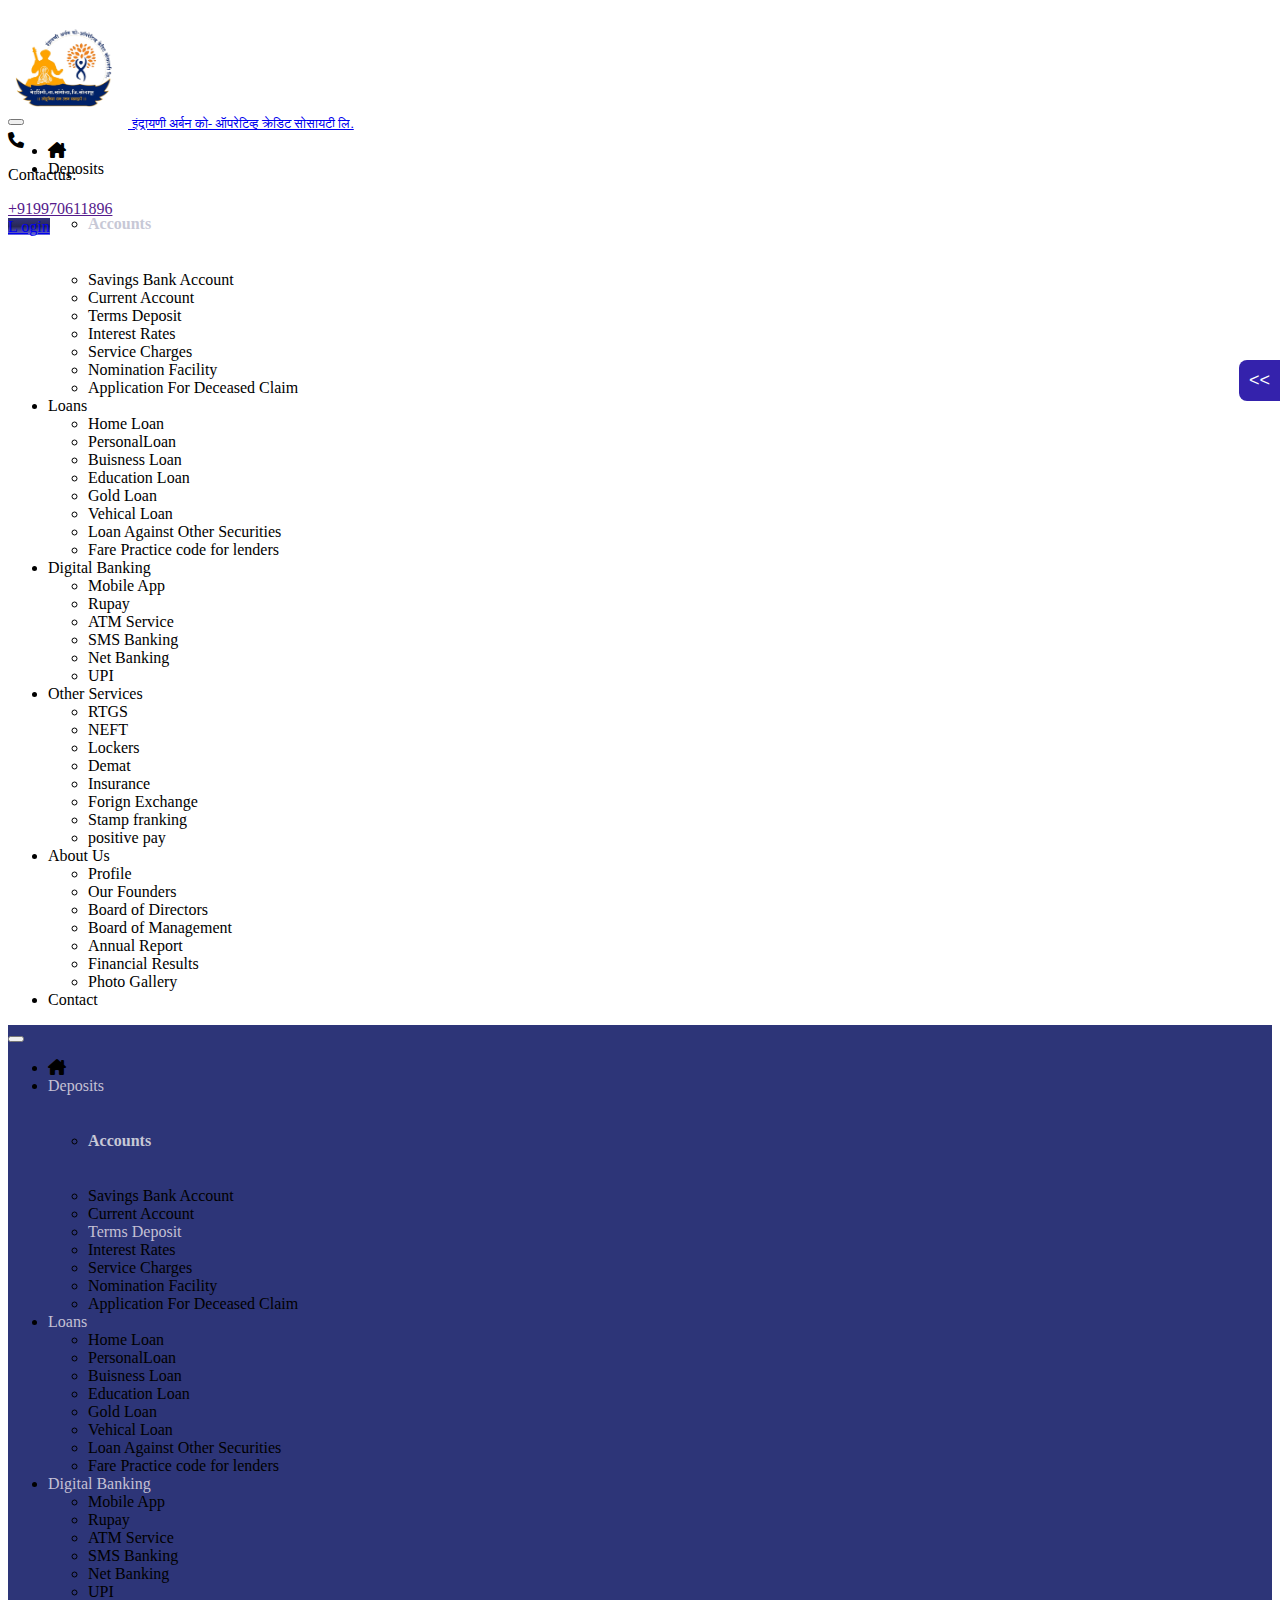
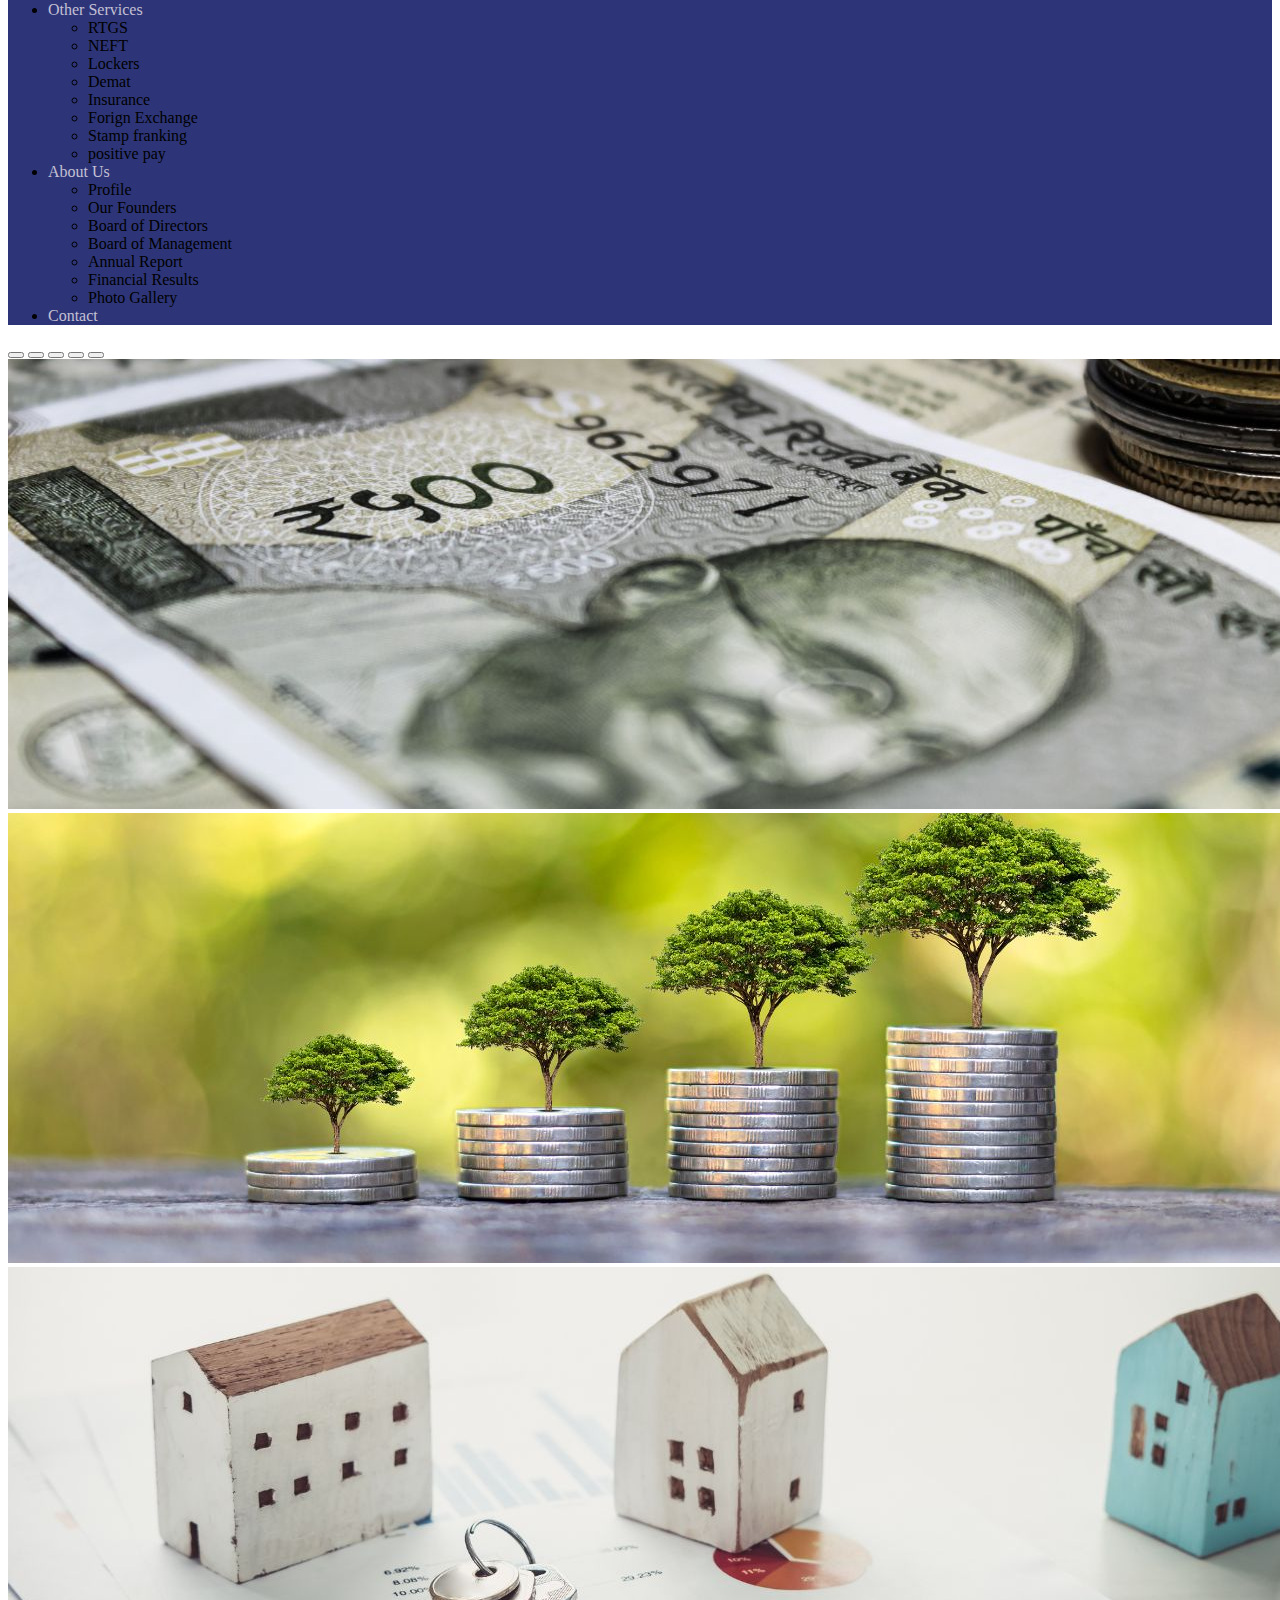
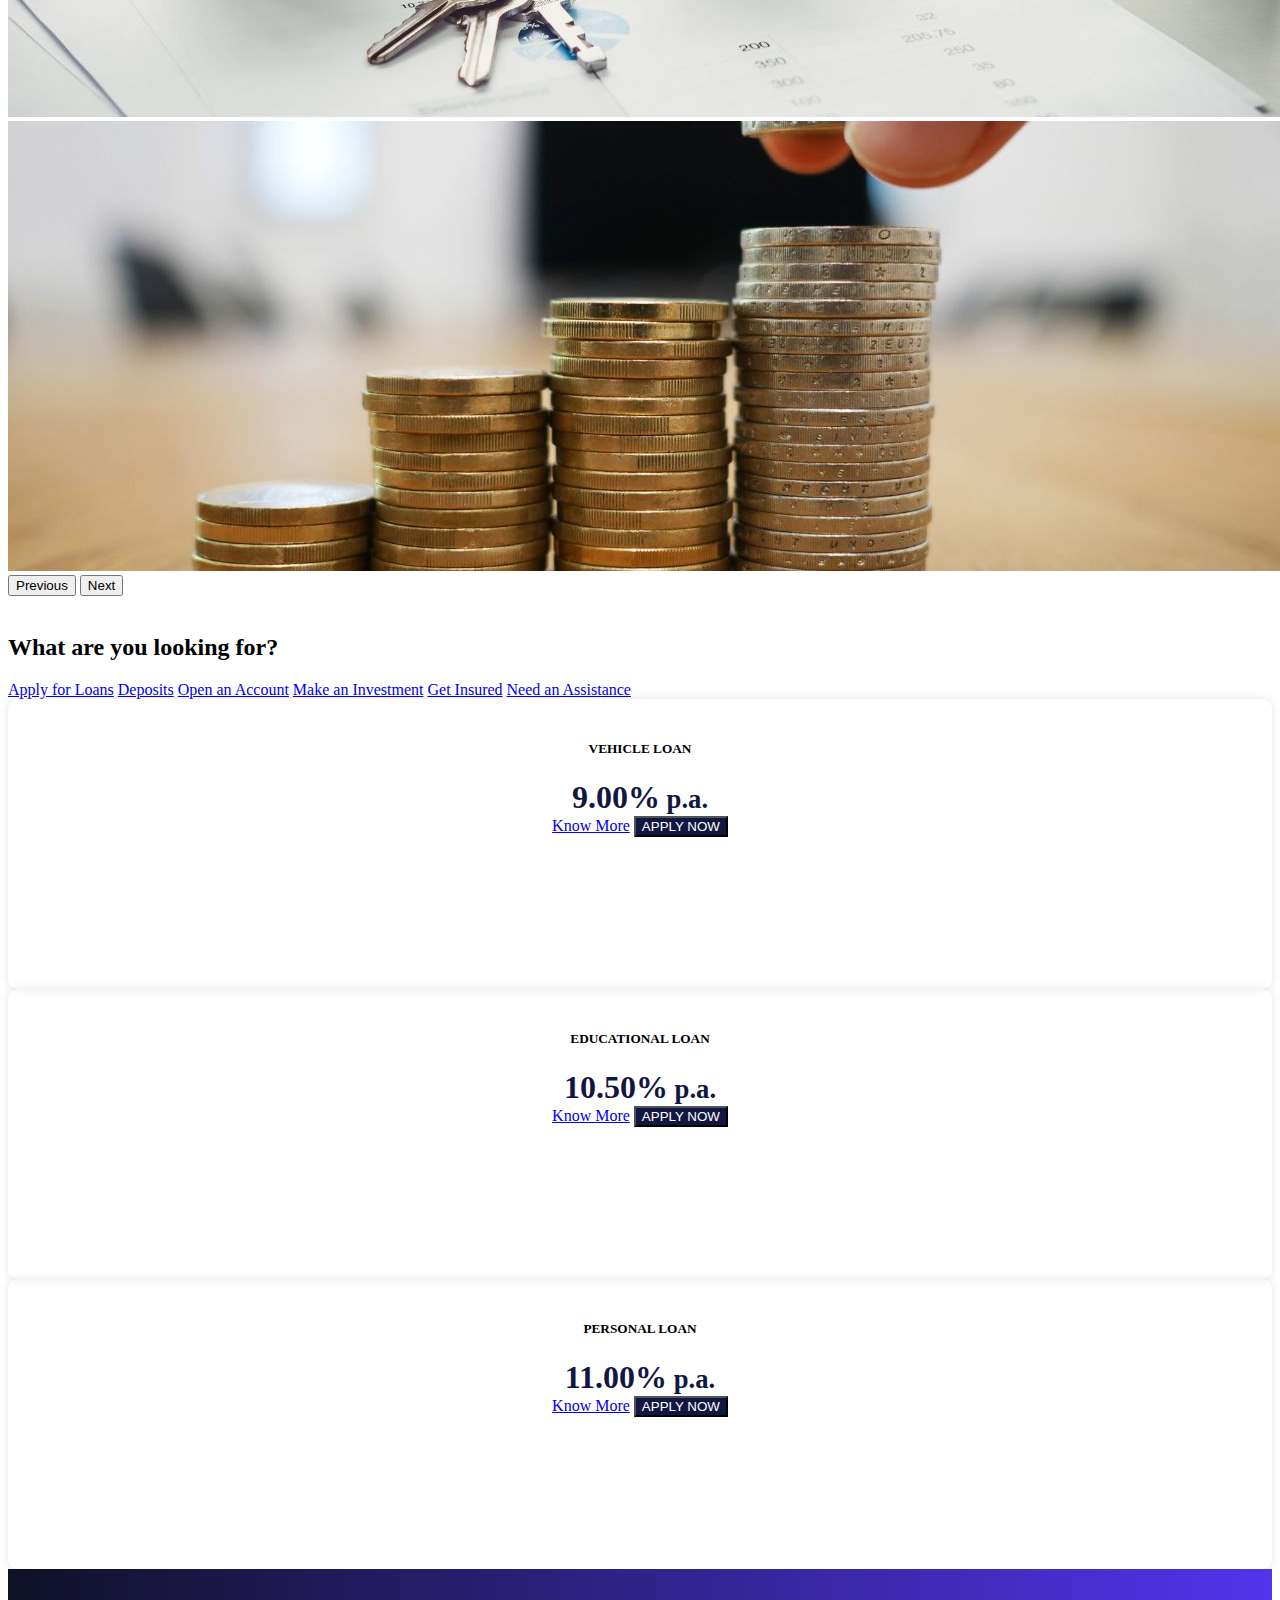
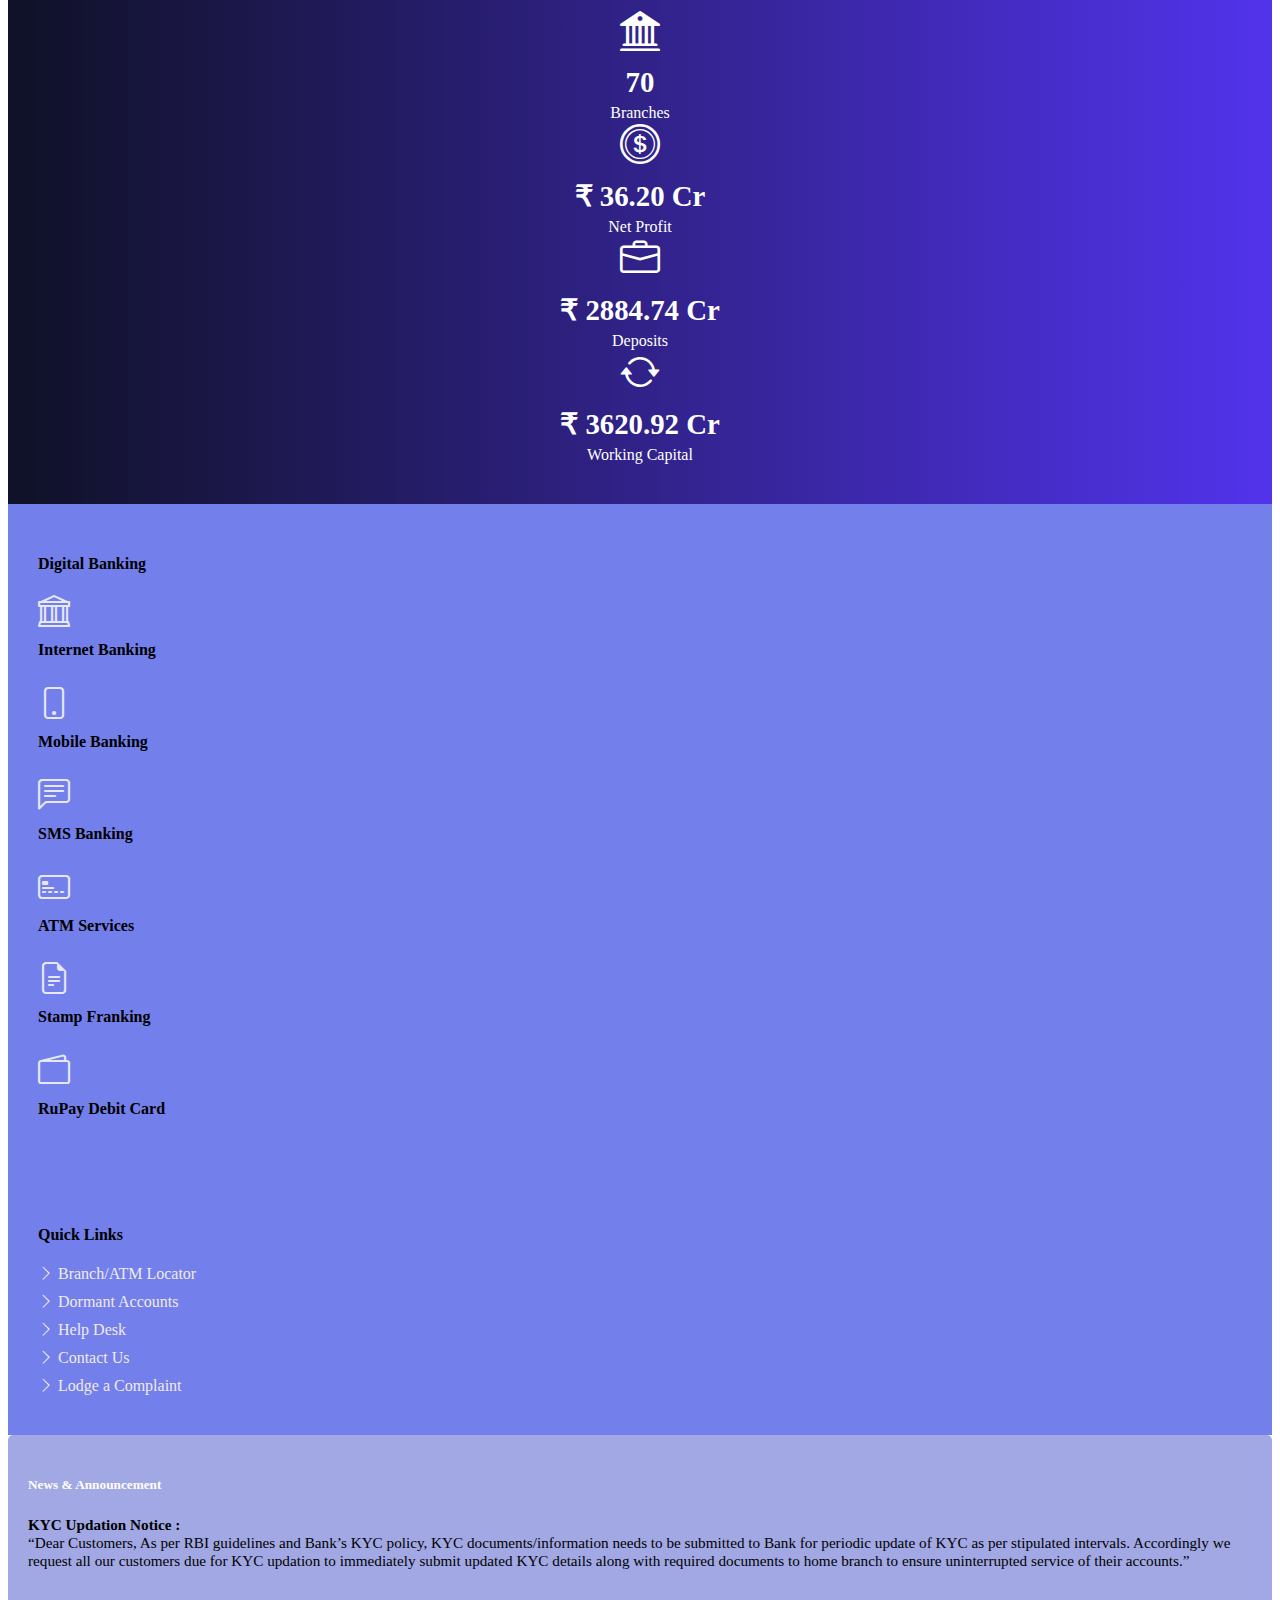
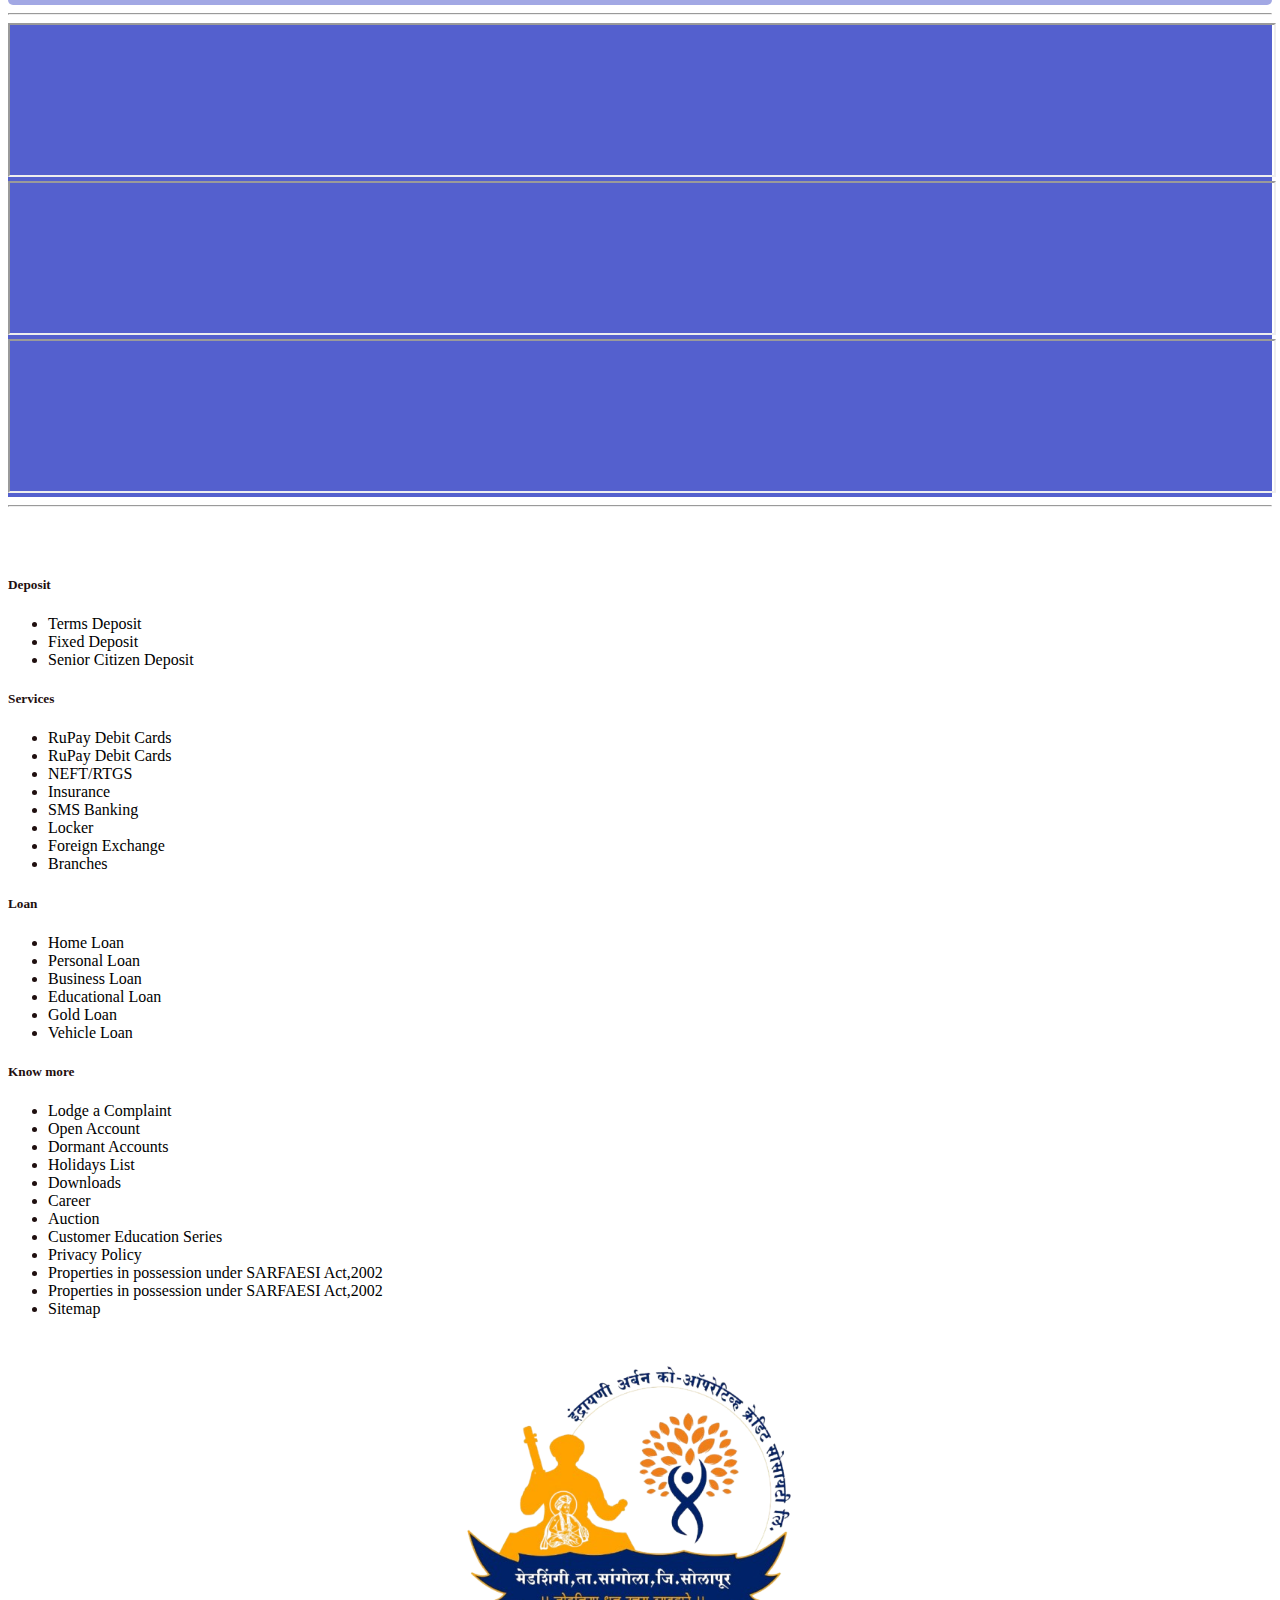
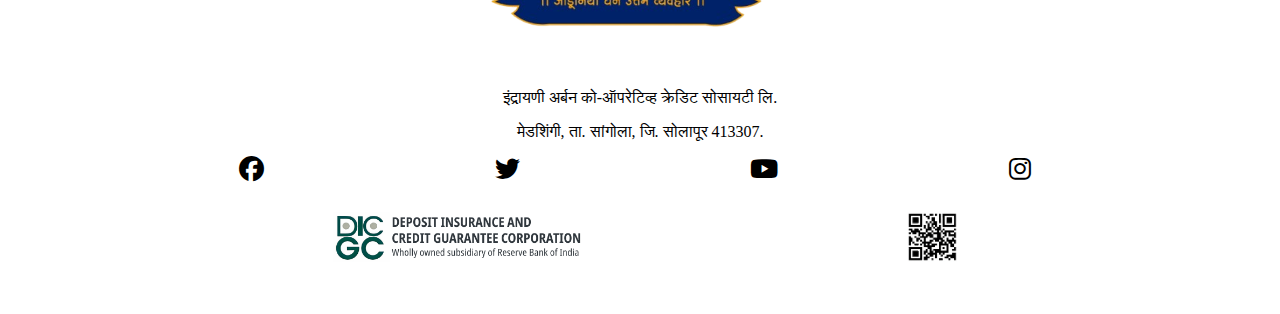
<file: index.html>
<!DOCTYPE html>
<html lang="en">

<head>
  <meta charset="UTF-8">
  <meta name="viewport" content="width=device-width, initial-scale=1.0">
  <title>Indrayani</title>
  <link href="https://cdn.jsdelivr.net/npm/bootstrap@5.3.7/dist/css/bootstrap.min.css" rel="stylesheet"
    integrity="sha384-LN+7fdVzj6u52u30Kp6M/trliBMCMKTyK833zpbD+pXdCLuTusPj697FH4R/5mcr" crossorigin="anonymous">
  <link rel="stylesheet" href="Assets/css/main.css">
  <link rel="shortcut icon" href="img/main logo svg.svg" type="image/x-icon">
  <link rel="stylesheet" href="https://cdnjs.cloudflare.com/ajax/libs/font-awesome/6.7.2/css/all.min.css">
  <link rel="stylesheet" href="Assets/css/main.css">

  <link rel="stylesheet" href="https://cdn.jsdelivr.net/npm/bootstrap-icons@1.10.5/font/bootstrap-icons.css">
  <link rel="stylesheet" href="Assets/css/responsive.css">
</head>

<body>
  <section class="top-header">
    <div class="header-area">
      <div class="container">
        <div class="row">
          <div class="col-md-6 ">
            <div class="logo">
              <a href="index.html" class="text-decoration-none">
                <img src="img/main logo svg.svg" alt="logo" height="120px" width="120px">
                <small class="text-primary-emphasis"> इंद्रायणी अर्बन को- ऑपरेटिव्ह क्रेडिट सोसायटी
                  लि.</small>
              </a>
            </div>
          </div>

          <div class="col-md-6 d-flex flex-column ">
            <div class="d-flex justify-content-end align-items-center mt-4">
              <i class="fa-solid fa-phone me-2"></i>
              <p class="mb-0">Contactus:</p>
              <a href="" class="text-decoration-none text-primary-emphasis">+919970611896</a>
            </div>
            <div class="d-flex justify-content-end">
              <a href="login_form.html" class="btn btn-round px-4 mt-2 text-white">L ogin</a>
            </div>
          </div>
        </div>
      </div>
    </div>
  </section>
  <div class="container-fluid">
    <button class="navbar-toggler bs-light" type="button" data-bs-toggle="collapse" data-bs-target="#navbarNavDropdown">
      <span class="navbar-toggler-icon"></span>
    </button>

    <div class="collapse navbar-collapse justify-content-end">
      <ul class="navbar-nav">
        <li> <a class="navbar-brand text-white" href="#"><i class="fa-solid fa-house-chimney pt-2"></i></a></li>
        <li class="nav-item dropdown">
          <a class="nav-link dropdown-toggle" href="#" role="button" data-bs-toggle="dropdown">
            Deposits
          </a>
          <ul class="dropdown-menu">
            <li>
              <h6 class="dropdown-header dropdown-header-bold">Accounts</h6>
            </li>
            <li><a class="dropdown-item" href="Deposite_S_AC.html">Savings Bank Account</a></li>
            <li><a class="dropdown-item" href="#">Current Account</a></li>


            <li class="dropdown-submenu">
              <a class="dropdown-item dropdown-toggle" href="#">Terms Deposit</a>
              <ul class="dropdown-menu">
                <li><a class="dropdown-item" href="#">Senior Citizen Deposit</a></li>
                <li><a class="dropdown-item" href="#">Short Term Deposits</a></li>
                <li><a class="dropdown-item" href="#">Fixed Deposits</a></li>
                <li><a class="dropdown-item" href="#">Reinvestment Plan Deposit</a></li>
                <li><a class="dropdown-item" href="#">Tax Saver Scheme</a></li>
                <li><a class="dropdown-item" href="#">Recurring Deposits</a></li>
              </ul>
            </li>

            <li><a class="dropdown-item" href="#">Interest Rates</a></li>
            <li><a class="dropdown-item" href="#">Service Charges</a></li>
            <li><a class="dropdown-item" href="#">Nomination Facility</a></li>
            <li><a class="dropdown-item" href="#">Application For Deceased Claim</a></li>
          </ul>
        </li>

        <li class="nav-item dropdown">
          <a class="nav-link dropdown-toggle" href="#" id="loansDropdown" role="button" data-bs-toggle="dropdown">
            Loans
          </a>
          <ul class="dropdown-menu" aria-labelledby="loansDropdown">
            <li><a class="dropdown-item" href="home_loan.html">Home Loan</a></li>
            <li><a class="dropdown-item" href="#">PersonalLoan</a></li>
            <li><a class="dropdown-item" href="#">Buisness Loan</a></li>
            <li><a class="dropdown-item" href="#">Education Loan</a></li>
            <li><a class="dropdown-item" href="#">Gold Loan</a></li>
            <li><a class="dropdown-item" href="#">Vehical Loan</a></li>
            <li><a class="dropdown-item" href="#">Loan Against Other Securities</a></li>
            <li><a class="dropdown-item" href="#">Fare Practice code for lenders</a></li>
          </ul>
        </li>

        <li class="nav-item dropdown">
          <a class="nav-link dropdown-toggle" href="#" id="digitalDropdown" role="button" data-bs-toggle="dropdown">
            Digital Banking
          </a>
          <ul class="dropdown-menu" aria-labelledby="digitalDropdown">
            <li><a class="dropdown-item" href="#">Mobile App</a></li>
            <li><a class="dropdown-item" href="#">Rupay</a></li>
            <li><a class="dropdown-item" href="#">ATM Service</a></li>
            <li><a class="dropdown-item" href="#">SMS Banking</a></li>
            <li><a class="dropdown-item" href="#">Net Banking</a></li>
            <li><a class="dropdown-item" href="#">UPI</a></li>
          </ul>
        </li>

        <li class="nav-item dropdown">
          <a class="nav-link dropdown-toggle" href="#" id="servicesDropdown" role="button" data-bs-toggle="dropdown">
            Other Services
          </a>
          <ul class="dropdown-menu" aria-labelledby="servicesDropdown">
            <li><a class="dropdown-item" href="#">RTGS</a></li>
            <li><a class="dropdown-item" href="#">NEFT</a></li>
            <li><a class="dropdown-item" href="#">Lockers</a></li>
            <li><a class="dropdown-item" href="#">Demat</a></li>
            <li><a class="dropdown-item" href="#">Insurance</a></li>
            <li><a class="dropdown-item" href="#">Forign Exchange</a></li>
            <li><a class="dropdown-item" href="#">Stamp franking</a></li>
            <li><a class="dropdown-item" href="#">positive pay</a></li>
          </ul>
        </li>

        <li class="nav-item dropdown">
          <a class="nav-link dropdown-toggle" href="#" id="aboutDropdown" role="button" data-bs-toggle="dropdown">
            About Us
          </a>
          <ul class="dropdown-menu" aria-labelledby="aboutDropdown">
            <li><a class="dropdown-item" href="#">Profile</a></li>
            <li><a class="dropdown-item" href="#">Our Founders</a></li>
            <li><a class="dropdown-item" href="#">Board of Directors</a></li>
            <li><a class="dropdown-item" href="#">Board of Management</a></li>
            <li><a class="dropdown-item" href="#">Annual Report</a></li>
            <li><a class="dropdown-item" href="#">Financial Results</a></li>
            <li><a class="dropdown-item" href="#">Photo Gallery</a></li>
          </ul>
        </li>

        <li class="nav-item">
          <a class="nav-link" href="#">Contact</a>
        </li>
      </ul>
    </div>
  </div>
  </nav>
  <nav class="navbar navbar-expand-lg navbar-custom sticky-top z-3">
    <div class="container-fluid">

      <button class="navbar-toggler" type="button" data-bs-toggle="collapse" data-bs-target="#navbarNavAltMarkup"
        aria-controls="navbarNavAltMarkup" aria-expanded="false" aria-label="Toggle navigation">
        <span class="navbar-toggler-icon"></span>
      </button>
      <div class="collapse navbar-collapse justify-content-end" id="navbarNavAltMarkup">
        <ul class="navbar-nav">
          <li> <a class="navbar-brand text-white" href="#"><i class="fa-solid fa-house-chimney pt-2"></i></a></li>
          <li class="nav-item dropdown">
            <a class="nav-link dropdown-toggle" href="#" role="button" data-bs-toggle="dropdown">
              Deposits
            </a>
            <ul class="dropdown-menu">
              <li>
                <h6 class="dropdown-header dropdown-header-bold">Accounts</h6>
              </li>
              <li><a class="dropdown-item" href="sub.html">Savings Bank Account</a></li>
              <li><a class="dropdown-item" href="#">Current Account</a></li>


              <li class="dropdown-submenu">
                <a class="dropdown-item dropdown-toggle" href="#">Terms Deposit</a>
                <ul class="dropdown-menu">
                  <li><a class="dropdown-item" href="#">Senior Citizen Deposit</a></li>
                  <li><a class="dropdown-item" href="#">Short Term Deposits</a></li>
                  <li><a class="dropdown-item" href="#">Fixed Deposits</a></li>
                  <li><a class="dropdown-item" href="#">Reinvestment Plan Deposit</a></li>
                  <li><a class="dropdown-item" href="#">Tax Saver Scheme</a></li>
                  <li><a class="dropdown-item" href="#">Recurring Deposits</a></li>
                </ul>
              </li>

              <li><a class="dropdown-item" href="#">Interest Rates</a></li>
              <li><a class="dropdown-item" href="#">Service Charges</a></li>
              <li><a class="dropdown-item" href="#">Nomination Facility</a></li>
              <li><a class="dropdown-item" href="#">Application For Deceased Claim</a></li>
            </ul>
          </li>

          <li class="nav-item dropdown">
            <a class="nav-link dropdown-toggle" href="#" id="loansDropdown" role="button" data-bs-toggle="dropdown">
              Loans
            </a>
            <ul class="dropdown-menu" aria-labelledby="loansDropdown">
              <li><a class="dropdown-item" href="home_loan.html">Home Loan</a></li>
              <li><a class="dropdown-item" href="#">PersonalLoan</a></li>
              <li><a class="dropdown-item" href="#">Buisness Loan</a></li>
              <li><a class="dropdown-item" href="#">Education Loan</a></li>
              <li><a class="dropdown-item" href="#">Gold Loan</a></li>
              <li><a class="dropdown-item" href="#">Vehical Loan</a></li>
              <li><a class="dropdown-item" href="#">Loan Against Other Securities</a></li>
              <li><a class="dropdown-item" href="#">Fare Practice code for lenders</a></li>
            </ul>
          </li>

          <li class="nav-item dropdown">
            <a class="nav-link dropdown-toggle" href="#" id="digitalDropdown" role="button" data-bs-toggle="dropdown">
              Digital Banking
            </a>
            <ul class="dropdown-menu" aria-labelledby="digitalDropdown">
              <li><a class="dropdown-item" href="#">Mobile App</a></li>
              <li><a class="dropdown-item" href="#">Rupay</a></li>
              <li><a class="dropdown-item" href="#">ATM Service</a></li>
              <li><a class="dropdown-item" href="#">SMS Banking</a></li>
              <li><a class="dropdown-item" href="#">Net Banking</a></li>
              <li><a class="dropdown-item" href="#">UPI</a></li>
            </ul>
          </li>

          <li class="nav-item dropdown">
            <a class="nav-link dropdown-toggle" href="#" id="servicesDropdown" role="button" data-bs-toggle="dropdown">
              Other Services
            </a>
            <ul class="dropdown-menu" aria-labelledby="servicesDropdown">
              <li><a class="dropdown-item" href="#">RTGS</a></li>
              <li><a class="dropdown-item" href="#">NEFT</a></li>
              <li><a class="dropdown-item" href="#">Lockers</a></li>
              <li><a class="dropdown-item" href="#">Demat</a></li>
              <li><a class="dropdown-item" href="#">Insurance</a></li>
              <li><a class="dropdown-item" href="#">Forign Exchange</a></li>
              <li><a class="dropdown-item" href="#">Stamp franking</a></li>
              <li><a class="dropdown-item" href="#">positive pay</a></li>
            </ul>
          </li>

          <li class="nav-item dropdown">
            <a class="nav-link dropdown-toggle" href="#" id="aboutDropdown" role="button" data-bs-toggle="dropdown">
              About Us
            </a>
            <ul class="dropdown-menu" aria-labelledby="aboutDropdown">
              <li><a class="dropdown-item" href="#">Profile</a></li>
              <li><a class="dropdown-item" href="#">Our Founders</a></li>
              <li><a class="dropdown-item" href="#">Board of Directors</a></li>
              <li><a class="dropdown-item" href="#">Board of Management</a></li>
              <li><a class="dropdown-item" href="#">Annual Report</a></li>
              <li><a class="dropdown-item" href="#">Financial Results</a></li>
              <li><a class="dropdown-item" href="#">Photo Gallery</a></li>
            </ul>
          </li>

          <li class="nav-item">
            <a class="nav-link" href="#">Contact</a>
          </li>
        </ul>
      </div>
    </div>


    </div>
    </div>
    </div>
  </nav>
  <section class="main-header">
    <div class="container-fluid px-0">
      <div id="carouselExampleIndicators" class="carousel slide" data-bs-ride="carousel" data-bs-interval="3000">
        <div class="carousel-indicators">
          <button type="button" data-bs-target="#carouselExampleIndicators" data-bs-slide-to="0" class=""
            aria-label="Slide 1"></button>
          <button type="button" data-bs-target="#carouselExampleIndicators" data-bs-slide-to="1" aria-label="Slide 2"
            class=""></button>
          <button type="button" data-bs-target="#carouselExampleIndicators" data-bs-slide-to="2" aria-label="Slide 3"
            class="active" aria-current="true"></button>
          <button type="button" data-bs-target="#carouselExampleIndicators" data-bs-slide-to="3" aria-label="Slide 4"
            class="active" aria-current="true"></button>
          <button type="button" data-bs-target="#carouselExampleIndicators" data-bs-slide-to="4" aria-label="Slide 5"
            class="active" aria-current="true"></button>
        </div>
        <div class="carousel-inner">
          <div class="carousel-item">
            <img src="img/2.jpg" class="d-block w-100" alt="...">
          </div>
          <div class="carousel-item">
            <img src="img/3.jpg" class="d-block w-100" alt="...">
          </div>
          <div class="carousel-item">
            <img src="img/4.jpg" class="d-block w-100" alt="...">
          </div>
          <div class="carousel-item active">
            <img src="img/1.jpg" class="d-block w-100" alt="...">
          </div>
        </div>
        <button class="carousel-control-prev" type="button" data-bs-target="#carouselExampleIndicators"
          data-bs-slide="prev">
          <span class="carousel-control-prev-icon" aria-hidden="true"></span>
          <span class="visually-hidden">Previous</span>
        </button>
        <button class="carousel-control-next" type="button" data-bs-target="#carouselExampleIndicators"
          data-bs-slide="next">
          <span class="carousel-control-next-icon" aria-hidden="true"></span>
          <span class="visually-hidden">Next</span>
        </button>
      </div>
    </div>
  </section><br>
  <section class="gav">
    <div class="left-side-bar">
      <h2 class="text-center mb-4">What are you looking for?</h2>
      <div class="row">
        <div class="col-md-3 mb-4">
          <div class="list-group sidebar">
            <a href="#" class="list-group-item ">Apply for Loans</a>
            <a href="#" class="list-group-item ">Deposits</a>
            <a href="#" class="list-group-item ">Open an Account</a>
            <a href="#" class="list-group-item ">Make an Investment</a>
            <a href="#" class="list-group-item ">Get Insured</a>
            <a href="#" class="list-group-item ">Need an Assistance</a>
          </div>
        </div>


        <div class="col-md-9">
          <div class="row g-4">
            <div class="col-md-4">
              <div class="loan-card">
                <h5>VEHICLE LOAN</h5>
                <div class="loan-rate">9.00%<small> p.a.</small></div>
                <a href="#" class="d-block mt-2">Know More</a>
                <button class="btn apply-btn mt-2">APPLY NOW</button>
              </div>
            </div>
            <div class="col-md-4">
              <div class="loan-card">
                <h5>EDUCATIONAL LOAN</h5>
                <div class="loan-rate">10.50%<small> p.a.</small></div>
                <a href="#" class="d-block mt-2">Know More</a>
                <button class="btn apply-btn mt-2">APPLY NOW</button>
              </div>
            </div>
            <div class="col-md-4">
              <div class="loan-card">
                <h5>PERSONAL LOAN</h5>
                <div class="loan-rate">11.00%<small> p.a.</small></div>
                <a href="#" class="d-block mt-2">Know More</a>
                <button class="btn apply-btn mt-2">APPLY NOW</button>
              </div>
            </div>
          </div>
        </div>

      </div>
    </div>

    <section class="stats-section">
      <div class="container">
        <div class="row text-center g-4">


          <div class="col-md-3 col-6">
            <div class="stat-card">
              <i class="bi bi-bank2"></i>
              <div class="stat-value">70</div>
              <div class="stat-label">Branches</div>
            </div>
          </div>


          <div class="col-md-3 col-6">
            <div class="stat-card">
              <i class="bi bi-coin"></i>
              <div class="stat-value">₹ 36.20 Cr</div>
              <div class="stat-label">Net Profit</div>
            </div>
          </div>


          <div class="col-md-3 col-6">
            <div class="stat-card">
              <i class="bi bi-briefcase"></i>
              <div class="stat-value">₹ 2884.74 Cr</div>
              <div class="stat-label">Deposits</div>
            </div>
          </div>


          <div class="col-md-3 col-6">
            <div class="stat-card">
              <i class="bi bi-arrow-repeat"></i>
              <div class="stat-value">₹ 3620.92 Cr</div>
              <div class="stat-label">Working Capital</div>
            </div>
          </div>

        </div>
      </div>
    </section>

    <div class="container mt-5">
      <div class="row">

        <div class="col-md-4 digital-box">
          <h4>Digital Banking</h4>
          <div class="row row-cols-2 g-3 mt-3">
            <div class="col text-center">
              <i class="bi bi-bank digital-icon"></i>
              <h5>Internet Banking</h5>
            </div>
            <div class="col text-center">
              <i class="bi bi-phone digital-icon"></i>
              <h5>Mobile Banking</h5>
            </div>
            <div class="col text-center">
              <i class="bi bi-chat-left-text digital-icon"></i>
              <h5>SMS Banking</h5>
            </div>
            <div class="col text-center">
              <i class="bi bi-credit-card-2-front digital-icon"></i>
              <h5>ATM Services</h5>
            </div>
            <div class="col text-center">
              <i class="bi bi-file-earmark-text digital-icon"></i>
              <h5>Stamp Franking</h5>
            </div>
            <div class="col text-center">
              <i class="bi bi-wallet2 digital-icon"></i>
              <h5>RuPay Debit Card</h5>
            </div>
          </div>
        </div>
        

        <div class="col-md-4 digital-box">
          <h4>Quick Links</h4>
          <div class="quick-links mt-3">
            <a href="#"><i class="bi bi-chevron-right"></i> Branch/ATM Locator</a>
            <a href="#"><i class="bi bi-chevron-right"></i> Dormant Accounts</a>
            <a href="#"><i class="bi bi-chevron-right"></i> Help Desk</a>
            <a href="#"><i class="bi bi-chevron-right"></i> Contact Us</a>
            <a href="#"><i class="bi bi-chevron-right"></i> Lodge a Complaint</a>
          </div>
        </div>


        <div class="col-md-4">
          <div class="news-box">
            <h5>News & Announcement</h5>
            <p><strong>KYC Updation Notice :</strong><br>
              “Dear Customers, As per RBI guidelines and Bank’s KYC policy, KYC documents/information needs to be
              submitted to Bank for periodic update of KYC as per stipulated intervals. Accordingly we request all our
              customers due for KYC updation to immediately submit updated KYC details along with required documents to
              home branch to ensure uninterrupted service of their accounts.”
            </p>
          </div>
        </div>

      </div>
    </div>
  </section>
  <hr>
  <section class="youtube">
    <div class="container my-4">
      <div class="row g-4">
        <div class="col-md-4">
          <div class="ratio ratio-16x9">
            <iframe src="https://www.youtube.com/embed/hE3ver-Ti5o?si=gY-mhFV6Mu2MXnvp" allowfullscreen></iframe>
          </div>
        </div>
        <div class="col-md-4">
          <div class="ratio ratio-16x9">
            <iframe src="https://www.youtube.com/embed/TlGFtgXIvU0?si=EBmEII-3wHMI83kt" allowfullscreen></iframe>
          </div>
        </div>
        <div class="col-md-4">
          <div class="ratio ratio-16x9">
            <iframe src="https://www.youtube.com/embed/q-4HMw02uCU?si=Hg_1zneKCiD6n6ju" allowfullscreen></iframe>
          </div>
        </div>
      </div>
    </div>
  </section>
  <hr>
  <section>
    <footer class="footer">
      <div class="container">
        <div class="row">


          <div class="col-md-2">
            <h5><strong>Deposit</strong></h5>
            <ul class="list-unstyled">
              <li><a href="#">Terms Deposit</a></li>
              <li><a href="#">Fixed Deposit</a></li>
              <li><a href="#">Senior Citizen Deposit</a></li>
            </ul>
          </div>


          <div class="col-md-2">
            <h5><strong>Services</strong></h5>
            <ul class="list-unstyled" class="a-decor">
              <li><a href="#">RuPay Debit Cards</a></li>
              <li><a href="#">RuPay Debit Cards</a></li>
              <li><a href="#">NEFT/RTGS</a></li>
              <li><a href="#">Insurance</a></li>
              <li><a href="#">SMS Banking</a></li>
              <li><a href="#">Locker</a></li>
              <li><a href="#">Foreign Exchange</a></li>
              <li><a href="#">Branches</a></li>
            </ul>
          </div>


          <div class="col-md-2">
            <h5><strong>Loan</strong></h5>
            <ul class="list-unstyled">
              <li><a href="#">Home Loan</a></li>
              <li><a href="#">Personal Loan</a></li>
              <li><a href="#">Business Loan</a></li>
              <li><a href="#">Educational Loan</a></li>
              <li><a href="#">Gold Loan</a></li>
              <li><a href="#">Vehicle Loan</a></li>
            </ul>
          </div>


          <div class="col-md-2">
            <h5><strong>Know more</strong></h5>
            <ul class="list-unstyled">
              <li><a href="#">Lodge a Complaint</a></li>
              <li><a href="#">Open Account</a></li>
              <li><a href="#">Dormant Accounts</a></li>
              <li><a href="#">Holidays List</a></li>
              <li><a href="#">Downloads</a></li>
              <li><a href="#">Career</a></li>
              <li><a href="#">Auction</a></li>
              <li><a href="#">Customer Education Series</a></li>
              <li><a href="#">Privacy Policy</a></li>
              <li><a href="#">Properties in possession under SARFAESI Act,2002</a></li>
              <li><a href="#">Properties in possession under SARFAESI Act,2002</a></li>
              <li><a href="#">Sitemap</a></li>
            </ul>
          </div>
          <div class="col-md-4" style="text-align: center;">
            <div class="image">
              <img src="./img/main logo svg.svg" alt="">
              <p>इंद्रायणी अर्बन को-ऑपरेटिव्ह क्रेडिट सोसायटी लि.</p>
              <p>मेडशिंगी, ता. सांगोला, जि. सोलापूर 413307.</p>
            </div>
            <div class="icon">
              <i class="fa-brands fa-facebook"></i>
              <i class="fa-brands fa-twitter"></i>
              <i class="fa-brands fa-youtube"></i>
              <i class="fa-brands fa-instagram"></i>
            </div>
            <div class="last">
              <div class="photo1"><img src="./img/dicgc_logo.png" alt=""></div>
              <div class="photo2"><img src="./img/qr.png" alt=""></div>
            </div>

          </div>
        </div>

      </div>
    </footer>
  </section>


  <section>
    <div class="side-menu-container">
      <button class="toggle-btn" id="toggleBtn" onclick="toggleMenu()">
        &lt;&lt;
      </button>
      <section>
        <div class="menu-panel" id="menuPanel">
          <a href="sub.html" class="menu-item">
            <i class="fa-solid fa-file-lines"></i>
            <span>Current Account</span>
          </a>
          <a href="savings.html" class="menu-item">
            <i class="fa-solid fa-piggy-bank"></i>
            <span>Savings Bank Account</span>
          </a>
          <a href="vehicle-loan.html" class="menu-item">
            <i class="fa-solid fa-car"></i>
            <span>Vehicle Loan</span>
          </a>
          <a href="rupay-cards.html" class="menu-item">
            <i class="fa-solid fa-credit-card"></i>
            <span>RuPay Debit Cards</span>
          </a>
        </div>
    </div>
  </section>


  <script src="https://cdn.jsdelivr.net/npm/@popperjs/core@2.11.8/dist/umd/popper.min.js"
    integrity="sha384-I7E8VVD/ismYTF4hNIPjVp/Zjvgyol6VFvRkX/vR+Vc4jQkC+hVqc2pM8ODewa9r"
    crossorigin="anonymous"></script>
  <script src="https://cdn.jsdelivr.net/npm/bootstrap@5.3.7/dist/js/bootstrap.min.js"
    integrity="sha384-7qAoOXltbVP82dhxHAUje59V5r2YsVfBafyUDxEdApLPmcdhBPg1DKg1ERo0BZlK"
    crossorigin="anonymous"></script>
  <script src="Assets/js/main.js"> </script>


</body>

</html>
</file>
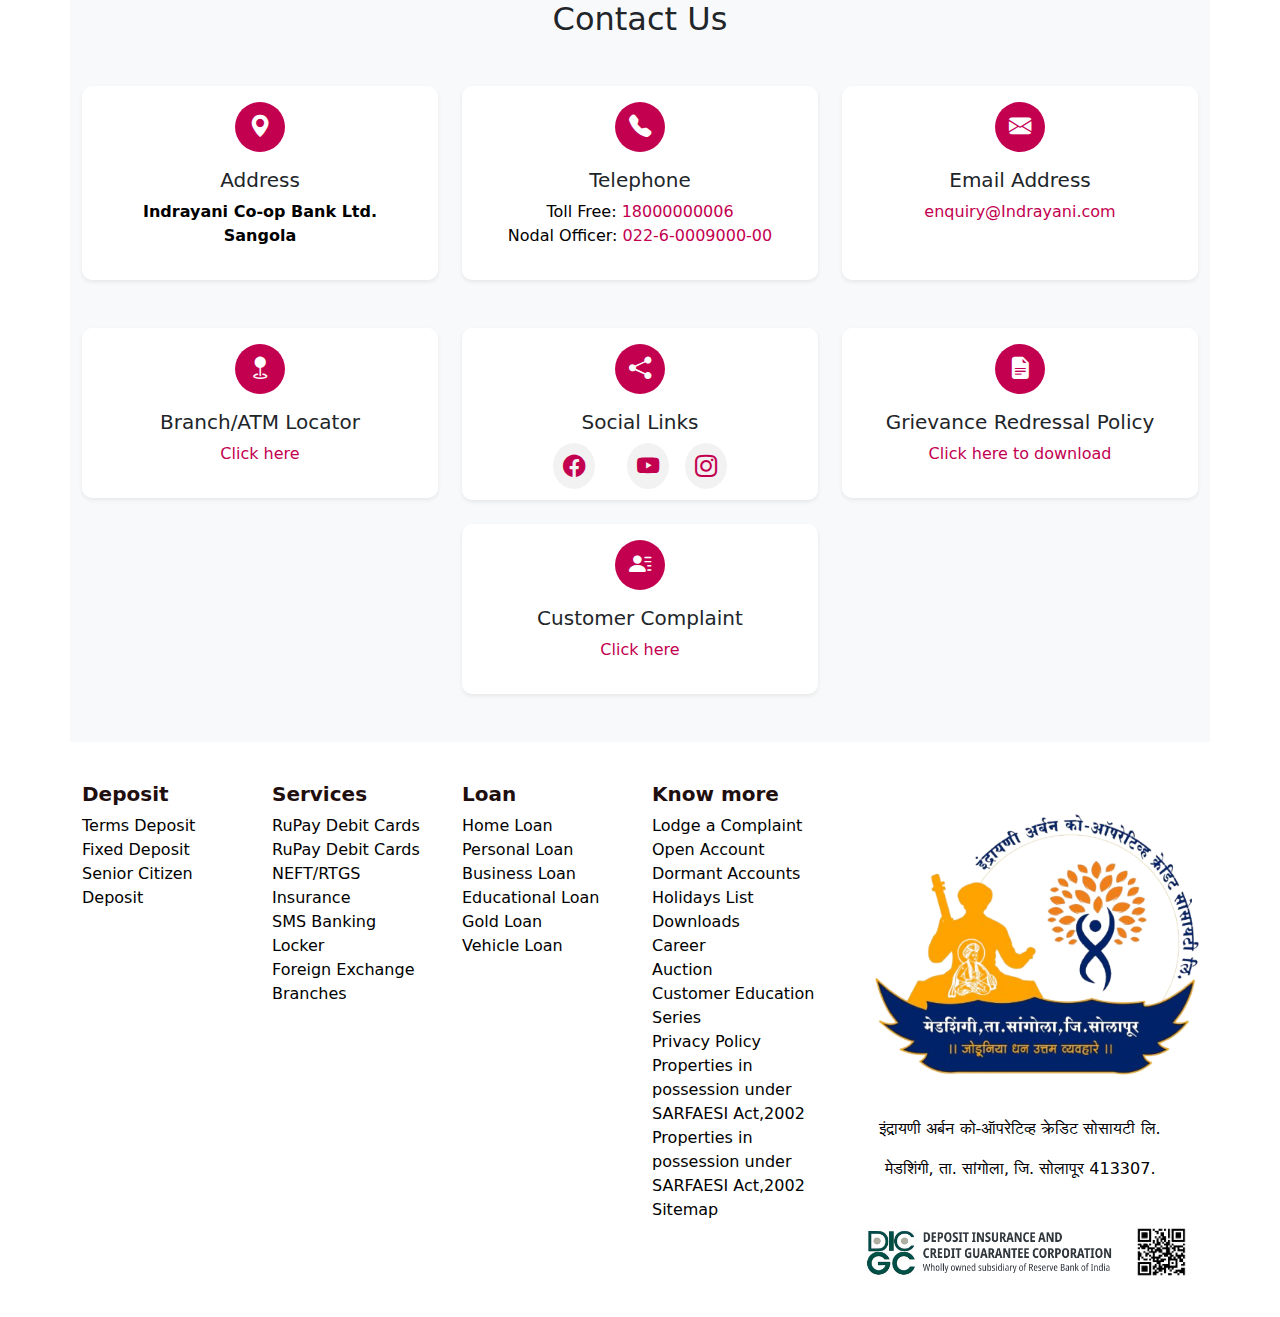
<file: contactus.html>
<!DOCTYPE html>
<html lang="en">

<head>
    <meta charset="UTF-8">
    <meta name="viewport" content="width=device-width, initial-scale=1">
    <title>Contact Us</title>
    <link href="https://cdn.jsdelivr.net/npm/bootstrap@5.3.3/dist/css/bootstrap.min.css" rel="stylesheet">
    <link rel="stylesheet" href="Assets/css/main.css">
    <link rel="stylesheet" href="./Assets/css/contus.css">
</head>

<body>
    <section>

        <div class="container bg-light">
            <h2 class="text-center mb-5">Contact Us</h2>
            <div class="row g-4 justify-content-center">

                <div class="col-md-4">
                    <div class="card h-100 text-center shadow-sm contact-card">
                        <div class="card-body">
                            <div class="icon-box mb-3">
                                <i class="bi bi-geo-alt-fill text-white"></i>
                            </div>
                            <h5 class="card-title">Address</h5>
                            <p><strong>Indrayani Co-op Bank Ltd.<br> Sangola</strong><br>


                            </p>
                        </div>
                    </div>
                </div>


                <div class="col-md-4">
                    <div class="card h-100 text-center shadow-sm contact-card">
                        <div class="card-body">
                            <div class="icon-box mb-3">
                                <i class="bi bi-telephone-fill text-white"></i>
                            </div>
                            <h5 class="card-title">Telephone</h5>
                            <p>
                                Toll Free: <a href="tel:18000000006">18000000006</a><br>
                                Nodal Officer: <a href="tel:02260-0000030">022-6-0009000-00</a>
                            </p>
                        </div>
                    </div>
                </div>


                <div class="col-md-4">
                    <div class="card h-100 text-center shadow-sm contact-card">
                        <div class="card-body">
                            <div class="icon-box mb-3">
                                <i class="bi bi-envelope-fill text-white"></i>
                            </div>
                            <h5 class="card-title">Email Address</h5>
                            <p><a href="mailto:enquiry@mahanagarbank.com">enquiry@Indrayani.com</a></p>
                        </div>
                    </div>
                </div>
                <div class="container py-5">
                    <div class="row g-4 justify-content-center">

                        <div class="col-md-4">
                            <div class="card text-center shadow-sm service-card">
                                <div class="card-body">
                                    <div class="icon-box mb-3">
                                        <i class="bi bi-geo-fill text-white"></i>
                                    </div>
                                    <h5 class="card-title">Branch/ATM Locator</h5>
                                    <p><a href="#" class="card-link">Click here</a></p>
                                </div>
                            </div>
                        </div>


                        <div class="col-md-4">
                            <div class="card text-center shadow-sm service-card">
                                <div class="card-body">
                                    <div class="icon-box mb-3">
                                        <i class="bi bi-share-fill text-white"></i>
                                    </div>
                                    <h5 class="card-title">Social Links</h5>
                                    <div class="d-flex justify-content-center gap-3 mt-3">
                                        <a href="#"><i class="bi bi-facebook social-icon"></i></a>
                                        <a href="#"><i class="fa-brands fa-twitter"></i></a>
                                        <a href="#"><i class="bi bi-youtube social-icon"></i></a>
                                        <a href="#"><i class="bi bi-instagram social-icon"></i></a>
                                    </div>
                                </div>
                            </div>
                        </div>


                        <div class="col-md-4">
                            <div class="card text-center shadow-sm service-card">
                                <div class="card-body">
                                    <div class="icon-box mb-3">
                                        <i class="bi bi-file-earmark-text-fill text-white"></i>
                                    </div>
                                    <h5 class="card-title">Grievance Redressal Policy</h5>
                                    <p><a href="#" class="card-link">Click here to download</a></p>
                                </div>
                            </div>
                        </div>


                        <div class="col-md-4">
                            <div class="card text-center shadow-sm service-card">
                                <div class="card-body">
                                    <div class="icon-box mb-3">
                                        <i class="bi bi-person-lines-fill text-white"></i>
                                    </div>
                                    <h5 class="card-title">Customer Complaint</h5>
                                    <p><a href="#" class="card-link">Click here</a></p>
                                </div>
                            </div>
                        </div>
                    </div>
                </div>
            </div>
        </div>
    </section>
    <section>
        <footer class="footer">
            <div class="container">
                <div class="row">


                    <div class="col-md-2">
                        <h5><strong>Deposit</strong></h5>
                        <ul class="list-unstyled">
                            <li><a href="#">Terms Deposit</a></li>
                            <li><a href="#">Fixed Deposit</a></li>
                            <li><a href="#">Senior Citizen Deposit</a></li>
                        </ul>
                    </div>


                    <div class="col-md-2">
                        <h5><strong>Services</strong></h5>
                        <ul class="list-unstyled" class="a-decor">
                            <li><a href="#">RuPay Debit Cards</a></li>
                            <li><a href="#">RuPay Debit Cards</a></li>
                            <li><a href="#">NEFT/RTGS</a></li>
                            <li><a href="#">Insurance</a></li>
                            <li><a href="#">SMS Banking</a></li>
                            <li><a href="#">Locker</a></li>
                            <li><a href="#">Foreign Exchange</a></li>
                            <li><a href="#">Branches</a></li>
                        </ul>
                    </div>


                    <div class="col-md-2">
                        <h5><strong>Loan</strong></h5>
                        <ul class="list-unstyled">
                            <li><a href="#">Home Loan</a></li>
                            <li><a href="#">Personal Loan</a></li>
                            <li><a href="#">Business Loan</a></li>
                            <li><a href="#">Educational Loan</a></li>
                            <li><a href="#">Gold Loan</a></li>
                            <li><a href="#">Vehicle Loan</a></li>
                        </ul>
                    </div>


                    <div class="col-md-2">
                        <h5><strong>Know more</strong></h5>
                        <ul class="list-unstyled">
                            <li><a href="#">Lodge a Complaint</a></li>
                            <li><a href="#">Open Account</a></li>
                            <li><a href="#">Dormant Accounts</a></li>
                            <li><a href="#">Holidays List</a></li>
                            <li><a href="#">Downloads</a></li>
                            <li><a href="#">Career</a></li>
                            <li><a href="#">Auction</a></li>
                            <li><a href="#">Customer Education Series</a></li>
                            <li><a href="#">Privacy Policy</a></li>
                            <li><a href="#">Properties in possession under SARFAESI Act,2002</a></li>
                            <li><a href="#">Properties in possession under SARFAESI Act,2002</a></li>
                            <li><a href="#">Sitemap</a></li>
                        </ul>
                    </div>
                    <div class="col-md-4" style="text-align: center;">
                        <div class="image">
                            <img src="./img/main logo svg.svg" alt="">
                            <p>इंद्रायणी अर्बन को-ऑपरेटिव्ह क्रेडिट सोसायटी लि.</p>
                            <p>मेडशिंगी, ता. सांगोला, जि. सोलापूर 413307.</p>
                        </div>
                        <div class="icon">
                            <i class="fa-brands fa-facebook"></i>
                            <i class="fa-brands fa-twitter"></i>
                            <i class="fa-brands fa-youtube"></i>
                            <i class="fa-brands fa-instagram"></i>
                        </div>
                        <div class="last">
                            <div class="photo1"><img src="./img/dicgc_logo.png" alt=""></div>
                            <div class="photo2"><img src="./img/qr.png" alt=""></div>
                        </div>

                    </div>
                </div>

            </div>
        </footer>
    </section>


    <link href="https://cdn.jsdelivr.net/npm/bootstrap-icons@1.10.5/font/bootstrap-icons.css" rel="stylesheet">
</body>

</html>
</file>
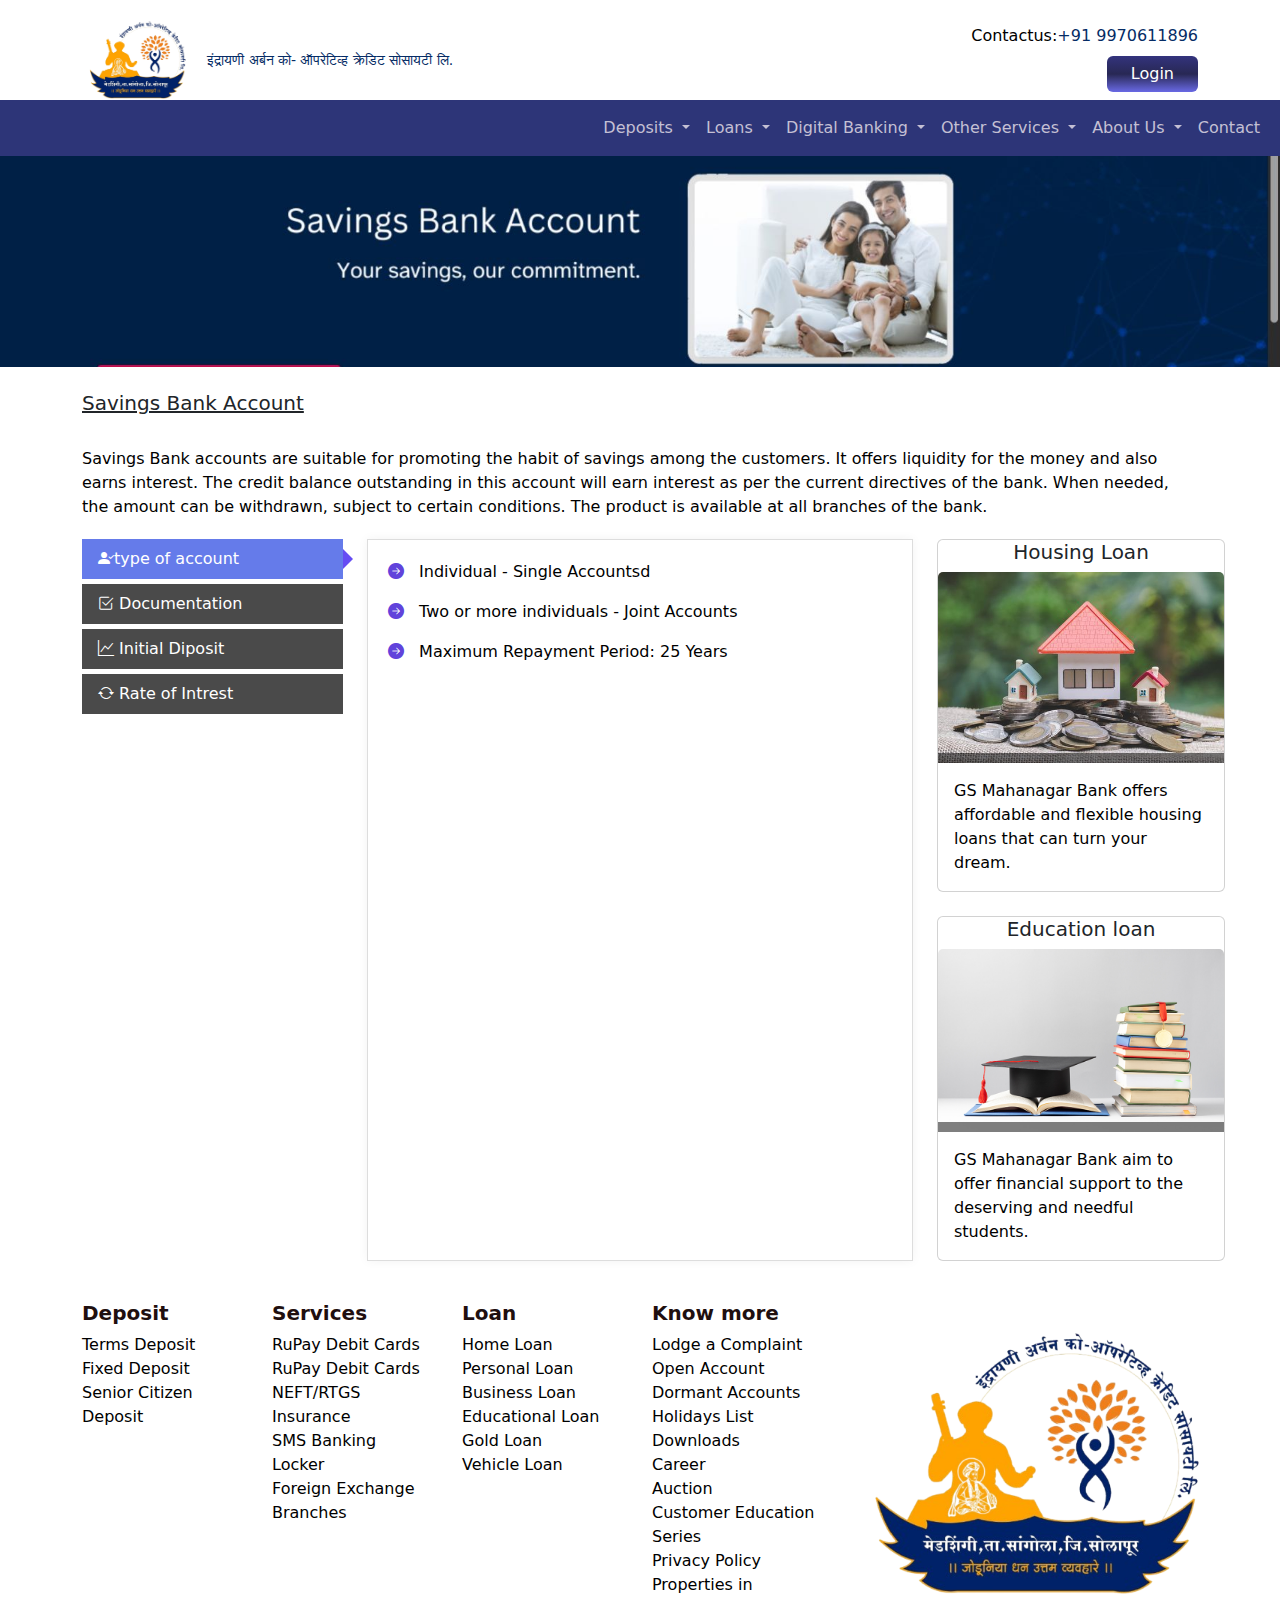
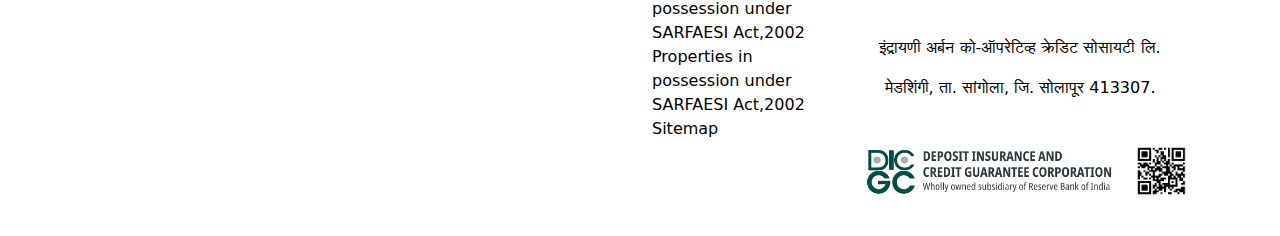
<file: Deposite_S_AC.html>
<!DOCTYPE html>
<html lang="en">

<head>
    <meta charset="UTF-8">
    <title>Gruhalaxmi Housing Loan Scheme</title>
    <meta name="viewport" content="width=device-width, initial-scale=1">

    <link href="https://cdn.jsdelivr.net/npm/bootstrap@5.3.0/dist/css/bootstrap.min.css" rel="stylesheet">
    <link href="https://cdn.jsdelivr.net/npm/bootstrap-icons@1.10.5/font/bootstrap-icons.css" rel="stylesheet">
    <link rel="stylesheet" href="Assets/css/main.css">

</head>

<body>


    <section class="top-header">
        <div class="header-area">
            <div class="container">
                <div class="row">
                    <div class="col-md-6 ">
                        <div class="logo">
                            <a href="index.html" class="text-decoration-none">
                                <img src="img/main logo svg.svg" alt="logo" height="120px" width="120px">
                                <small class="text-primary-emphasis"> इंद्रायणी अर्बन को- ऑपरेटिव्ह क्रेडिट सोसायटी
                                    लि.</small>
                            </a>
                        </div>
                    </div>

                    <div class="col-md-6 d-flex flex-column ">
                        <div class="d-flex justify-content-end align-items-center mt-4">
                            <i class="fa-solid fa-phone me-2"></i>
                            <p class="mb-0">Contactus:</p>
                            <a href="" class="text-decoration-none text-primary-emphasis">+91 9970611896</a>
                        </div>
                        <div class="d-flex justify-content-end">
                            <a href="#" class="btn btn-round px-4 mt-2 text-white">Login</a>
                        </div>
                    </div>
                </div>
            </div>
        </div>
    </section>
    <nav class="navbar navbar-expand-lg navbar-custom sticky-top z-3 ">
        <div class="container-fluid">
            <button class="navbar-toggler bg-light" type="button" data-bs-toggle="collapse"
                data-bs-target="#navbarNavDropdown">
                <span class="navbar-toggler-icon"></span>
            </button>

            <div class="collapse navbar-collapse justify-content-end">
                <ul class="navbar-nav">
                    <li> <a class="navbar-brand text-white" href="#"><i class="fa-solid fa-house-chimney pt-2"></i></a>
                    </li>
                    <li class="nav-item dropdown">
                        <a class="nav-link dropdown-toggle" href="#" role="button" data-bs-toggle="dropdown">
                            Deposits
                        </a>
                        <ul class="dropdown-menu">
                            <li>
                                <h6 class="dropdown-header dropdown-header-bold">Accounts</h6>
                            </li>
                            <li><a class="dropdown-item" href="#">Savings Bank Account</a></li>
                            <li><a class="dropdown-item" href="#">Current Account</a></li>


                            <li class="dropdown-submenu">
                                <a class="dropdown-item dropdown-toggle" href="#">Terms Deposit</a>
                                <ul class="dropdown-menu">
                                    <li><a class="dropdown-item" href="Deposite_S_AC.html">Senior Citizen Deposit</a></li>
                                    <li><a class="dropdown-item" href="#">Short Term Deposits</a></li>
                                    <li><a class="dropdown-item" href="#">Fixed Deposits</a></li>
                                    <li><a class="dropdown-item" href="#">Reinvestment Plan Deposit</a></li>
                                    <li><a class="dropdown-item" href="#">Tax Saver Scheme</a></li>
                                    <li><a class="dropdown-item" href="#">Recurring Deposits</a></li>
                                </ul>
                            </li>

                            <li><a class="dropdown-item" href="#">Interest Rates</a></li>
                            <li><a class="dropdown-item" href="#">Service Charges</a></li>
                            <li><a class="dropdown-item" href="#">Nomination Facility</a></li>
                            <li><a class="dropdown-item" href="#">Application For Deceased Claim</a></li>
                        </ul>
                    </li>

                    <li class="nav-item dropdown">
                        <a class="nav-link dropdown-toggle" href="#" id="loansDropdown" role="button"
                            data-bs-toggle="dropdown">
                            Loans
                        </a>
                        <ul class="dropdown-menu" aria-labelledby="loansDropdown">
                            <li><a class="dropdown-item" href="home_loan.html" target="_self">Home Loan</a></li>
                            <li><a class="dropdown-item" href="#">PersonalLoan</a></li>
                            <li><a class="dropdown-item" href="#">Buisness Loan</a></li>
                            <li><a class="dropdown-item" href="#">Education Loan</a></li>
                            <li><a class="dropdown-item" href="#">Gold Loan</a></li>
                            <li><a class="dropdown-item" href="#">Vehical Loan</a></li>
                            <li><a class="dropdown-item" href="#">Loan Against Other Securities</a></li>
                            <li><a class="dropdown-item" href="#">Fare Practice code for lenders</a></li>
                        </ul>
                    </li>

                    <li class="nav-item dropdown">
                        <a class="nav-link dropdown-toggle" href="#" id="digitalDropdown" role="button"
                            data-bs-toggle="dropdown">
                            Digital Banking
                        </a>
                        <ul class="dropdown-menu" aria-labelledby="digitalDropdown">
                            <li><a class="dropdown-item" href="#">Mobile App</a></li>
                            <li><a class="dropdown-item" href="#">Rupay</a></li>
                            <li><a class="dropdown-item" href="#">ATM Service</a></li>
                            <li><a class="dropdown-item" href="#">SMS Banking</a></li>
                            <li><a class="dropdown-item" href="#">Net Banking</a></li>
                            <li><a class="dropdown-item" href="#">UPI</a></li>
                        </ul>
                    </li>

                    <li class="nav-item dropdown">
                        <a class="nav-link dropdown-toggle" href="#" id="servicesDropdown" role="button"
                            data-bs-toggle="dropdown">
                            Other Services
                        </a>
                        <ul class="dropdown-menu" aria-labelledby="servicesDropdown">
                            <li><a class="dropdown-item" href="#">RTGS</a></li>
                            <li><a class="dropdown-item" href="#">NEFT</a></li>
                            <li><a class="dropdown-item" href="#">Lockers</a></li>
                            <li><a class="dropdown-item" href="#">Demat</a></li>
                            <li><a class="dropdown-item" href="#">Insurance</a></li>
                            <li><a class="dropdown-item" href="#">Forign Exchange</a></li>
                            <li><a class="dropdown-item" href="#">Stamp franking</a></li>
                            <li><a class="dropdown-item" href="#">positive pay</a></li>
                        </ul>
                    </li>

                    <li class="nav-item dropdown">
                        <a class="nav-link dropdown-toggle" href="#" id="aboutDropdown" role="button"
                            data-bs-toggle="dropdown">
                            About Us
                        </a>
                        <ul class="dropdown-menu" aria-labelledby="aboutDropdown">
                            <li><a class="dropdown-item" href="#">Profile</a></li>
                            <li><a class="dropdown-item" href="#">Our Founders</a></li>
                            <li><a class="dropdown-item" href="#">Board of Directors</a></li>
                            <li><a class="dropdown-item" href="#">Board of Management</a></li>
                            <li><a class="dropdown-item" href="#">Annual Report</a></li>
                            <li><a class="dropdown-item" href="#">Financial Results</a></li>
                            <li><a class="dropdown-item" href="#">Photo Gallery</a></li>
                        </ul>
                    </li>

                    <li class="nav-item">
                        <a class="nav-link" href="#">Contact</a>
                    </li>
                </ul>
            </div>
        </div>
    </nav>

    <section>
        <div class="container-fluid">
            <div class="row">
                <div class="col-md-12 px-0">
                    <img src="img/img.jpg" alt="banner" class="img-fluid">
                </div>
            </div>
        </div>
    </section>
    <section>
        <div class="container">
            <h5 class="mt-4"><u>Savings Bank Account</u></h5><br>
            <p class="scheme-description">
                Savings Bank accounts are suitable for promoting the habit of savings among the customers. It offers
                liquidity for the money and also earns interest. The credit balance outstanding in this account will
                earn interest as per the current directives of the bank. When needed, the amount can be withdrawn,
                subject to certain conditions.

                The product is available at all branches of the bank.
            </p>

            <div class="row">

                <div class="col-md-3">
                    <div class="nav flex-column nav-pills" id="loanTab" role="tablist" aria-orientation="vertical">
                        <button class="nav-link active" data-bs-toggle="pill" data-bs-target="#who" type="button"
                            role="tab"><i class="bi bi-person-check-fill"></i>type of account</button>
                        <button class="nav-link" data-bs-toggle="pill" data-bs-target="#purpose" type="button"
                            role="tab"><i class="bi bi-check2-square"></i> Documentation</button>
                        <button class="nav-link" data-bs-toggle="pill" data-bs-target="#limit" type="button"
                            role="tab"><i class="bi bi-graph-up"></i> Initial Diposit</button>
                        <button class="nav-link" data-bs-toggle="pill" data-bs-target="#repayment" type="button"
                            role="tab"><i class="bi bi-arrow-repeat"></i> Rate of Intrest</button>
                    </div>
                </div>
                <div class="col-6">
                    <div class="tab-content" id="loanTabContent">
                        <div class="tab-pane fade show active" id="who" role="tabpanel">
                            <p><i class="bi bi-arrow-right-circle-fill"></i> Individual - Single Accountsd
                            </p>
                            <p><i class="bi bi-arrow-right-circle-fill"></i> Two or more individuals - Joint Accounts
                            </p>
                        </div>
                        <div class="tab-pane fade" id="purpose" role="tabpanel">
                            <p><i class="bi bi-arrow-right-circle-fill"></i> Valid residential proof</p>
                            <p><i class="bi bi-arrow-right-circle-fill"></i> Valid Identification Proof like Aadhaar,
                                Driving Licence, Passport, Election Card</p>
                            <p><i class="bi bi-arrow-right-circle-fill"></i>Electricity Bill</p>
                        </div>
                        <div class="tab-pane fade" id="limit" role="tabpanel">
                            <p><i class="bi bi-arrow-right-circle-fill"></i> The initial deposit on opening of an
                                account should always be paid in cash.-</p>
                            <p><i class="bi bi-arrow-right-circle-fill"></i> Minimum amount to be deposited as initial
                                deposit is as follows :-</p>
                        </div>

                        <p><i class="bi bi-arrow-right-circle-fill"></i> Maximum Repayment Period: 25 Years</p>
                    </div>
                    <div class="tab-pane fade" id="securities" role="tabpanel">
                        <p><i class="bi bi-arrow-right-circle-fill"></i> Mortgage of Property being financed</p>
                    </div>
                    <div class="tab-pane fade" id="sureties" role="tabpanel">
                        <p><i class="bi bi-arrow-right-circle-fill"></i> Personal Guarantee of Spouse or Blood
                            Relative</p>
                    </div>
                    <div class="tab-pane fade" id="documents" role="tabpanel">
                        <p><i class="bi bi-arrow-right-circle-fill"></i> Identity Proof, Address Proof, Income
                            Proof, Property
                            Documents</p>
                    </div>
                    <div class="tab-pane fade" id="interest" role="tabpanel">
                        <p><i class="bi bi-arrow-right-circle-fill"></i> Standard Interest Rate: 8.50% p.a.</p>
                        <p><i class="bi bi-arrow-right-circle-fill"></i> Concession for Women: 8.25% p.a.</p>
                    </div>
                    <div class="tab-pane fade" id="emi" role="tabpanel">
                        <p><i class="bi bi-arrow-right-circle-fill"></i> Use our <a href="#">EMI Calculator</a> to
                            estimate
                            monthly payments</p> -->
                    </div>
                </div>
                <div class="col-3">
                    <div class="card" style="width: 18rem; position: relative;">
                        <div style="position: relative;">
                            <h5 class="text-center">Housing Loan</h5>
                            <img src="img/housing-loan.jpg" class="card-img-top" alt="...">
                            <div
                                style="position: absolute; bottom: 0; left: 0; width: 100%; background: rgba(0,0,0,0.5); color: white; padding: 5px; font-weight: bold;">
                                
                            </div>
                        </div>
                        <div class="card-body">
                            <p class="card-text">
                                GS Mahanagar Bank offers affordable and flexible housing loans that can turn your dream.
                            </p>
                        </div>
                    </div> <br>
                    <div class="card" style="width: 18rem; position: relative;">
                        <div style="position: relative;">
                            <h5 class="text-center">Education loan</h5>
                            <img src="img/education-loan.jpg" class="card-img-top" alt="...">
                            <div
                                style="position: absolute; bottom: 0; left: 0; width: 100%; background: rgba(0,0,0,0.5); color: white; padding: 5px; font-weight: bold;">
                               
                            </div>
                        </div>
                        <div class="card-body">
                            <p class="card-text">
                                GS Mahanagar Bank aim to offer financial support to the deserving and needful students.
                            </p>
                        </div>
                    </div>
                </div>

            </div>
        </div>
        </div>
    </section>
    <footer class="footer">
        <div class="container">
            <div class="row">


                <div class="col-md-2">
                    <h5><strong>Deposit</strong></h5>
                    <ul class="list-unstyled">
                        <li><a href="#">Terms Deposit</a></li>
                        <li><a href="#">Fixed Deposit</a></li>
                        <li><a href="#">Senior Citizen Deposit</a></li>
                    </ul>
                </div>


                <div class="col-md-2">
                    <h5><strong>Services</strong></h5>
                    <ul class="list-unstyled" class="a-decor">
                        <li><a href="#">RuPay Debit Cards</a></li>
                        <li><a href="#">RuPay Debit Cards</a></li>
                        <li><a href="#">NEFT/RTGS</a></li>
                        <li><a href="#">Insurance</a></li>
                        <li><a href="#">SMS Banking</a></li>
                        <li><a href="#">Locker</a></li>
                        <li><a href="#">Foreign Exchange</a></li>
                        <li><a href="#">Branches</a></li>
                    </ul>
                </div>


                <div class="col-md-2">
                    <h5><strong>Loan</strong></h5>
                    <ul class="list-unstyled">
                        <li><a href="#">Home Loan</a></li>
                        <li><a href="#">Personal Loan</a></li>
                        <li><a href="#">Business Loan</a></li>
                        <li><a href="#">Educational Loan</a></li>
                        <li><a href="#">Gold Loan</a></li>
                        <li><a href="#">Vehicle Loan</a></li>
                    </ul>
                </div>


                <div class="col-md-2">
                    <h5><strong>Know more</strong></h5>
                    <ul class="list-unstyled">
                        <li><a href="#">Lodge a Complaint</a></li>
                        <li><a href="#">Open Account</a></li>
                        <li><a href="#">Dormant Accounts</a></li>
                        <li><a href="#">Holidays List</a></li>
                        <li><a href="#">Downloads</a></li>
                        <li><a href="#">Career</a></li>
                        <li><a href="#">Auction</a></li>
                        <li><a href="#">Customer Education Series</a></li>
                        <li><a href="#">Privacy Policy</a></li>
                        <li><a href="#">Properties in possession under SARFAESI Act,2002</a></li>
                        <li><a href="#">Properties in possession under SARFAESI Act,2002</a></li>
                        <li><a href="#">Sitemap</a></li>
                    </ul>
                </div>
                <div class="col-md-4" style="text-align: center;">
                    <div class="image">
                        <img src="./img/main logo svg.svg" alt="">
                        <p>इंद्रायणी अर्बन को-ऑपरेटिव्ह क्रेडिट सोसायटी लि.</p>
                        <p>मेडशिंगी, ता. सांगोला, जि. सोलापूर 413307.</p>
                    </div>
                    <div class="icon">
                        <i class="fa-brands fa-facebook"></i>
                        <i class="fa-brands fa-twitter"></i>
                        <i class="fa-brands fa-youtube"></i>
                        <i class="fa-brands fa-instagram"></i>
                    </div>
                    <div class="last">
                        <div class="photo1"><img src="./img/dicgc_logo.png" alt=""></div>
                        <div class="photo2"><img src="./img/qr.png" alt=""></div>
                    </div>

                </div>
            </div>

        </div>
    </footer>


    <script src="https://cdn.jsdelivr.net/npm/bootstrap@5.3.0/dist/js/bootstrap.bundle.min.js"></script>
</body>

</html>
</file>
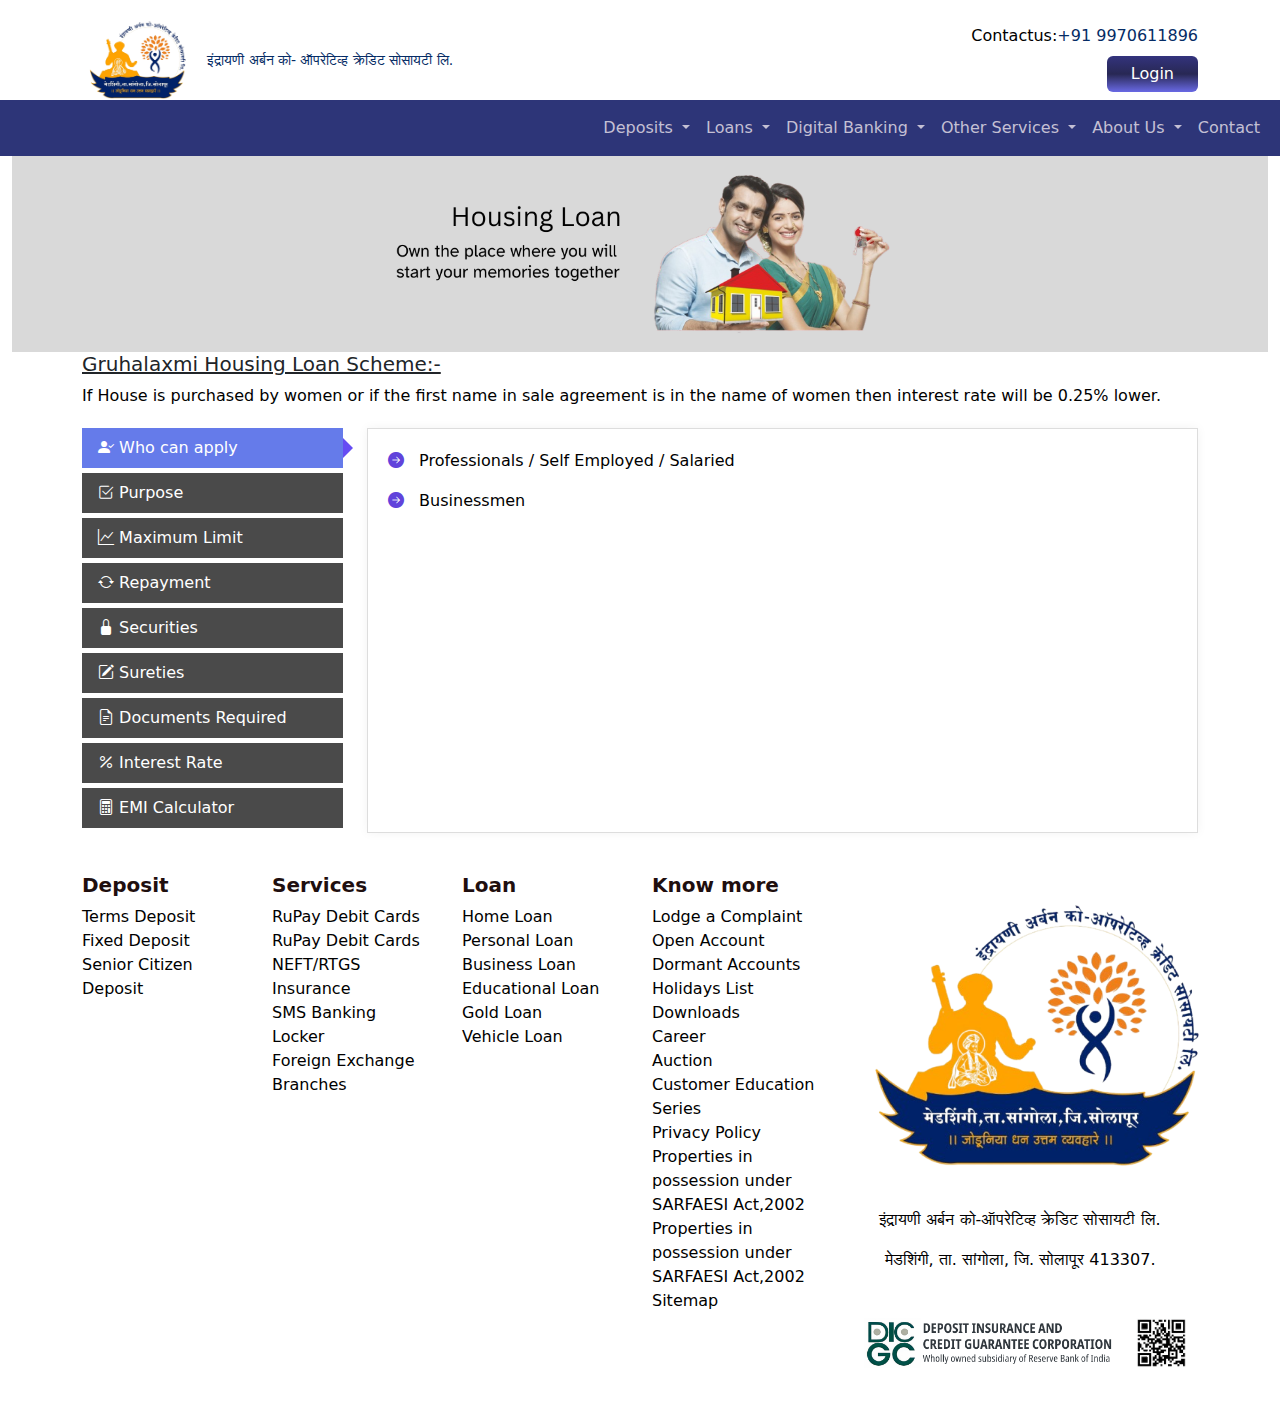
<file: home_loan.html>
<!DOCTYPE html>
<html lang="en">

<head>
  <meta charset="UTF-8">
  <title>Gruhalaxmi Housing Loan Scheme</title>
  <meta name="viewport" content="width=device-width, initial-scale=1">

  <link href="https://cdn.jsdelivr.net/npm/bootstrap@5.3.0/dist/css/bootstrap.min.css" rel="stylesheet">
  <link href="https://cdn.jsdelivr.net/npm/bootstrap-icons@1.10.5/font/bootstrap-icons.css" rel="stylesheet">
  <link rel="stylesheet" href="Assets/css/main.css">

</head>

<body>


  <section class="top-header">
    <div class="header-area">
      <div class="container">
        <div class="row">
          <div class="col-md-6 ">
            <div class="logo">
              <a href="index.html" class="text-decoration-none">
                <img src="img/main logo svg.svg" alt="logo" height="120px" width="120px">
                <small class="text-primary-emphasis"> इंद्रायणी अर्बन को- ऑपरेटिव्ह क्रेडिट सोसायटी
                  लि.</small>
              </a>
            </div>
          </div>

          <div class="col-md-6 d-flex flex-column ">
            <div class="d-flex justify-content-end align-items-center mt-4">
              <i class="fa-solid fa-phone me-2"></i>
              <p class="mb-0">Contactus:</p>
              <a href="" class="text-decoration-none text-primary-emphasis">+91 9970611896</a>
            </div>
            <div class="d-flex justify-content-end">
              <a href="#" class="btn btn-round px-4 mt-2 text-white">Login</a>
            </div>
          </div>
        </div>
      </div>
    </div>
  </section>



        <nav class="navbar navbar-expand-lg navbar-custom sticky-top z-3 ">
    <div class="container-fluid">
      <button class="navbar-toggler bg-light" type="button" data-bs-toggle="collapse"
        data-bs-target="#navbarNavDropdown">
        <span class="navbar-toggler-icon"></span>
      </button>

      <div class="collapse navbar-collapse justify-content-end">
        <ul class="navbar-nav">
          <li> <a class="navbar-brand text-white" href="#"><i class="fa-solid fa-house-chimney pt-2"></i></a></li>
          <li class="nav-item dropdown">
            <a class="nav-link dropdown-toggle" href="#" role="button" data-bs-toggle="dropdown">
              Deposits
            </a>
            <ul class="dropdown-menu">
              <li>
                <h6 class="dropdown-header dropdown-header-bold">Accounts</h6>
              </li>
              <li><a class="dropdown-item" href="Deposite_S_AC.html">Savings Bank Account</a></li>
              <li><a class="dropdown-item" href="#">Current Account</a></li>


              <li class="dropdown-submenu">
                <a class="dropdown-item dropdown-toggle" href="#">Terms Deposit</a>
                <ul class="dropdown-menu">
                  <li><a class="dropdown-item" href="#">Senior Citizen Deposit</a></li>
                  <li><a class="dropdown-item" href="#">Short Term Deposits</a></li>
                  <li><a class="dropdown-item" href="#">Fixed Deposits</a></li>
                  <li><a class="dropdown-item" href="#">Reinvestment Plan Deposit</a></li>
                  <li><a class="dropdown-item" href="#">Tax Saver Scheme</a></li>
                  <li><a class="dropdown-item" href="#">Recurring Deposits</a></li>
                </ul>
              </li>

              <li><a class="dropdown-item" href="#">Interest Rates</a></li>
              <li><a class="dropdown-item" href="#">Service Charges</a></li>
              <li><a class="dropdown-item" href="#">Nomination Facility</a></li>
              <li><a class="dropdown-item" href="#">Application For Deceased Claim</a></li>
            </ul>
          </li>

          <li class="nav-item dropdown">
            <a class="nav-link dropdown-toggle" href="#" id="loansDropdown" role="button" data-bs-toggle="dropdown">
              Loans
            </a>
            <ul class="dropdown-menu" aria-labelledby="loansDropdown">
              <li><a class="dropdown-item" href="home_loan.html" target="_self">Home Loan</a></li>
              <li><a class="dropdown-item" href="#">PersonalLoan</a></li>
              <li><a class="dropdown-item" href="#">Buisness Loan</a></li>
              <li><a class="dropdown-item" href="#">Education Loan</a></li>
              <li><a class="dropdown-item" href="#">Gold Loan</a></li>
              <li><a class="dropdown-item" href="#">Vehical Loan</a></li>
              <li><a class="dropdown-item" href="#">Loan Against Other Securities</a></li>
              <li><a class="dropdown-item" href="#">Fare Practice code for lenders</a></li>
            </ul>
          </li>

          <li class="nav-item dropdown">
            <a class="nav-link dropdown-toggle" href="#" id="digitalDropdown" role="button" data-bs-toggle="dropdown">
              Digital Banking
            </a>
            <ul class="dropdown-menu" aria-labelledby="digitalDropdown">
              <li><a class="dropdown-item" href="#">Mobile App</a></li>
              <li><a class="dropdown-item" href="#">Rupay</a></li>
              <li><a class="dropdown-item" href="#">ATM Service</a></li>
              <li><a class="dropdown-item" href="#">SMS Banking</a></li>
              <li><a class="dropdown-item" href="#">Net Banking</a></li>
              <li><a class="dropdown-item" href="#">UPI</a></li>
            </ul>
          </li>

          <li class="nav-item dropdown">
            <a class="nav-link dropdown-toggle" href="#" id="servicesDropdown" role="button" data-bs-toggle="dropdown">
              Other Services
            </a>
            <ul class="dropdown-menu" aria-labelledby="servicesDropdown">
              <li><a class="dropdown-item" href="#">RTGS</a></li>
              <li><a class="dropdown-item" href="#">NEFT</a></li>
              <li><a class="dropdown-item" href="#">Lockers</a></li>
              <li><a class="dropdown-item" href="#">Demat</a></li>
              <li><a class="dropdown-item" href="#">Insurance</a></li>
              <li><a class="dropdown-item" href="#">Forign Exchange</a></li>
              <li><a class="dropdown-item" href="#">Stamp franking</a></li>
              <li><a class="dropdown-item" href="#">positive pay</a></li>
            </ul>
          </li>

          <li class="nav-item dropdown">
            <a class="nav-link dropdown-toggle" href="#" id="aboutDropdown" role="button" data-bs-toggle="dropdown">
              About Us
            </a>
            <ul class="dropdown-menu" aria-labelledby="aboutDropdown">
              <li><a class="dropdown-item" href="#">Profile</a></li>
              <li><a class="dropdown-item" href="#">Our Founders</a></li>
              <li><a class="dropdown-item" href="#">Board of Directors</a></li>
              <li><a class="dropdown-item" href="#">Board of Management</a></li>
              <li><a class="dropdown-item" href="#">Annual Report</a></li>
              <li><a class="dropdown-item" href="#">Financial Results</a></li>
              <li><a class="dropdown-item" href="#">Photo Gallery</a></li>
            </ul>
          </li>

          <li class="nav-item">
            <a class="nav-link" href="#">Contact</a>
          </li>
        </ul>
      </div>
    </div>
  </nav>
  
   <section>
      <div class="container-fluid" >
          <div class="row">
            <div class="col-md-12">
              <img src="img/home-loan.png" alt="banner" class="img-fluid">
            </div>
          </div>
      </div>
   </section>



  <section>
    <div class="container">
      <h5><u>Gruhalaxmi Housing Loan Scheme:-</u></h5>
      <p class="scheme-description">
        If House is purchased by women or if the first name in sale agreement is in the name of women then interest rate
        will be 0.25% lower.
      </p>

      <div class="row">

        <div class="col-md-3">
          <div class="nav flex-column nav-pills" id="loanTab" role="tablist" aria-orientation="vertical">
            <button class="nav-link active" data-bs-toggle="pill" data-bs-target="#who" type="button" role="tab"><i
                class="bi bi-person-check-fill"></i> Who can apply</button>
            <button class="nav-link" data-bs-toggle="pill" data-bs-target="#purpose" type="button" role="tab"><i
                class="bi bi-check2-square"></i> Purpose</button>
            <button class="nav-link" data-bs-toggle="pill" data-bs-target="#limit" type="button" role="tab"><i
                class="bi bi-graph-up"></i> Maximum Limit</button>
            <button class="nav-link" data-bs-toggle="pill" data-bs-target="#repayment" type="button" role="tab"><i
                class="bi bi-arrow-repeat"></i> Repayment</button>
            <button class="nav-link" data-bs-toggle="pill" data-bs-target="#securities" type="button" role="tab"><i
                class="bi bi-lock-fill"></i> Securities</button>
            <button class="nav-link" data-bs-toggle="pill" data-bs-target="#sureties" type="button" role="tab"><i
                class="bi bi-pencil-square"></i> Sureties</button>
            <button class="nav-link" data-bs-toggle="pill" data-bs-target="#documents" type="button" role="tab"><i
                class="bi bi-file-earmark-text"></i> Documents Required</button>
            <button class="nav-link" data-bs-toggle="pill" data-bs-target="#interest" type="button" role="tab"><i
                class="bi bi-percent"></i> Interest Rate</button>
            <button class="nav-link" data-bs-toggle="pill" data-bs-target="#emi" type="button" role="tab"><i
                class="bi bi-calculator"></i> EMI Calculator</button>
          </div>
        </div>


        <div class="col-md-9">
          <div class="tab-content" id="loanTabContent">
            <div class="tab-pane fade show active" id="who" role="tabpanel">
              <p><i class="bi bi-arrow-right-circle-fill"></i> Professionals / Self Employed / Salaried</p>
              <p><i class="bi bi-arrow-right-circle-fill"></i> Businessmen</p>
            </div>
            <div class="tab-pane fade" id="purpose" role="tabpanel">
              <p><i class="bi bi-arrow-right-circle-fill"></i> Purchase of New House</p>
              <p><i class="bi bi-arrow-right-circle-fill"></i> Renovation / Repairs</p>
              <p><i class="bi bi-arrow-right-circle-fill"></i> Purchase of Plot + Construction</p>
            </div>
            <div class="tab-pane fade" id="limit" role="tabpanel">
              <p><i class="bi bi-arrow-right-circle-fill"></i> Housing Loan Rs. 1,40,00,000/-</p>
              <p><i class="bi bi-arrow-right-circle-fill"></i> House Repair Rs. 10,00,000/-</p>
            </div>
            <div class="tab-pane fade" id="repayment" role="tabpanel">
              <p><i class="bi bi-arrow-right-circle-fill"></i> Maximum Repayment Period: 25 Years</p>
            </div>
            <div class="tab-pane fade" id="securities" role="tabpanel">
              <p><i class="bi bi-arrow-right-circle-fill"></i> Mortgage of Property being financed</p>
            </div>
            <div class="tab-pane fade" id="sureties" role="tabpanel">
              <p><i class="bi bi-arrow-right-circle-fill"></i> Personal Guarantee of Spouse or Blood Relative</p>
            </div>
            <div class="tab-pane fade" id="documents" role="tabpanel">
              <p><i class="bi bi-arrow-right-circle-fill"></i> Identity Proof, Address Proof, Income Proof, Property
                Documents</p>
            </div>
            <div class="tab-pane fade" id="interest" role="tabpanel">
              <p><i class="bi bi-arrow-right-circle-fill"></i> Standard Interest Rate: 8.50% p.a.</p>
              <p><i class="bi bi-arrow-right-circle-fill"></i> Concession for Women: 8.25% p.a.</p>
            </div>
            <div class="tab-pane fade" id="emi" role="tabpanel">
              <p><i class="bi bi-arrow-right-circle-fill"></i> Use our <a href="#">EMI Calculator</a> to estimate
                monthly payments</p>
            </div>
          </div>
        </div>
      </div>
    </div>
  </section>
   <footer class="footer">
      <div class="container">
        <div class="row">


          <div class="col-md-2">
            <h5><strong>Deposit</strong></h5>
            <ul class="list-unstyled">
              <li><a href="#">Terms Deposit</a></li>
              <li><a href="#">Fixed Deposit</a></li>
              <li><a href="#">Senior Citizen Deposit</a></li>
            </ul>
          </div>


          <div class="col-md-2">
            <h5><strong>Services</strong></h5>
            <ul class="list-unstyled" class="a-decor">
              <li><a href="#">RuPay Debit Cards</a></li>
              <li><a href="#">RuPay Debit Cards</a></li>
              <li><a href="#">NEFT/RTGS</a></li>
              <li><a href="#">Insurance</a></li>
              <li><a href="#">SMS Banking</a></li>
              <li><a href="#">Locker</a></li>
              <li><a href="#">Foreign Exchange</a></li>
              <li><a href="#">Branches</a></li>
            </ul>
          </div>


          <div class="col-md-2">
            <h5><strong>Loan</strong></h5>
            <ul class="list-unstyled">
              <li><a href="#">Home Loan</a></li>
              <li><a href="#">Personal Loan</a></li>
              <li><a href="#">Business Loan</a></li>
              <li><a href="#">Educational Loan</a></li>
              <li><a href="#">Gold Loan</a></li>
              <li><a href="#">Vehicle Loan</a></li>
            </ul>
          </div>


          <div class="col-md-2">
            <h5><strong>Know more</strong></h5>
            <ul class="list-unstyled">
              <li><a href="#">Lodge a Complaint</a></li>
              <li><a href="#">Open Account</a></li>
              <li><a href="#">Dormant Accounts</a></li>
              <li><a href="#">Holidays List</a></li>
              <li><a href="#">Downloads</a></li>
              <li><a href="#">Career</a></li>
              <li><a href="#">Auction</a></li>
              <li><a href="#">Customer Education Series</a></li>
              <li><a href="#">Privacy Policy</a></li>
              <li><a href="#">Properties in possession under SARFAESI Act,2002</a></li>
              <li><a href="#">Properties in possession under SARFAESI Act,2002</a></li>
              <li><a href="#">Sitemap</a></li>
            </ul>
          </div>
          <div class="col-md-4" style="text-align: center;">
            <div class="image">
              <img src="./img/main logo svg.svg" alt="">
              <p>इंद्रायणी अर्बन को-ऑपरेटिव्ह क्रेडिट सोसायटी लि.</p>
              <p>मेडशिंगी, ता. सांगोला, जि. सोलापूर 413307.</p>
            </div>
            <div class="icon">
              <i class="fa-brands fa-facebook"></i>
              <i class="fa-brands fa-twitter"></i>
              <i class="fa-brands fa-youtube"></i>
              <i class="fa-brands fa-instagram"></i>
            </div>
            <div class="last">
              <div class="photo1"><img src="./img/dicgc_logo.png" alt=""></div>
              <div class="photo2"><img src="./img/qr.png" alt=""></div>
            </div>

          </div>
        </div>

      </div>
    </footer>


  <script src="https://cdn.jsdelivr.net/npm/bootstrap@5.3.0/dist/js/bootstrap.bundle.min.js"></script>
</body>

</html>
</file>
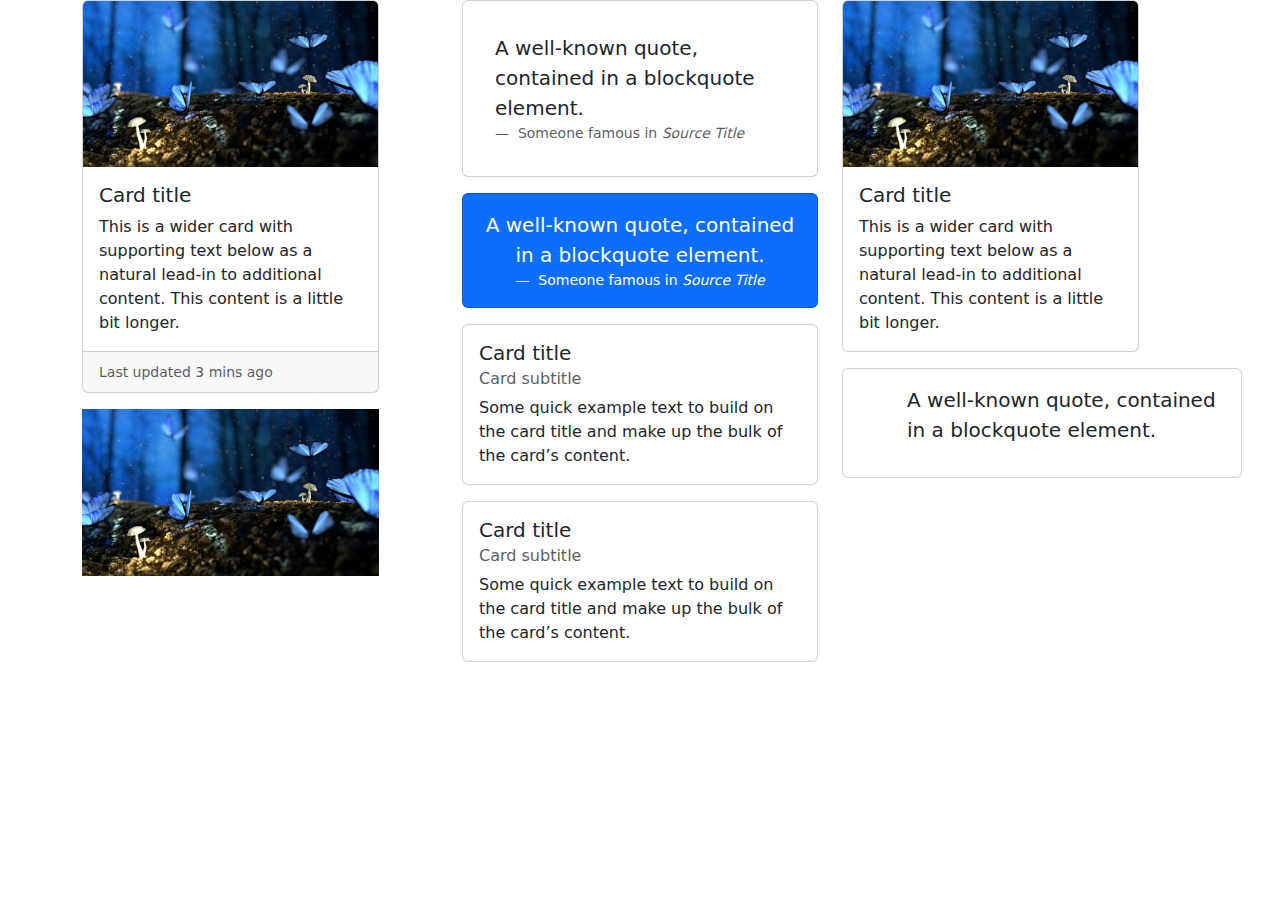
<file: new.html>
<!DOCTYPE html>
<html lang="en">

<head>
    <meta charset="UTF-8">
    <meta name="viewport" content="width=device-width, initial-scale=1.0">
    <title>Create New Cards</title>
    <link href="https://cdn.jsdelivr.net/npm/bootstrap@5.3.3/dist/css/bootstrap.min.css" rel="stylesheet">


</head>

<body>
    <section>
        <div class="container">
            <div class="row">
                <div class="col-md-4">
                    <div class="card col-md-10 mb-3">
                        <img src="pexels-pixabay-326055.jpg" class="card-img-top" alt="...">
                        <div class="card-body">
                            <h5 class="card-title">Card title</h5>
                            <p class="card-text">This is a wider card with supporting text below as a natural lead-in to
                                additional content. This content is a little bit longer.</p>
                        </div>
                        <div class="card-footer">
                            <small class="text-body-secondary">Last updated 3 mins ago</small>
                        </div>
                    </div>
                    <div class="col-md-10">
                        <img src="pexels-pixabay-326055.jpg" class="card-img-top" alt="...">

                    </div>
                </div>
                <div class="col-md-4">
                    <div class="card p-3 mb-3">
                        <figure class="p-3 mb-0">
                            <blockquote class="blockquote">
                                <p>A well-known quote, contained in a blockquote element.</p>
                            </blockquote>
                            <figcaption class="blockquote-footer mb-0 text-body-secondary">
                                Someone famous in <cite title="Source Title">Source Title</cite> </figcaption>
                        </figure>
                    </div>
                    <div class="card text-bg-primary text-center p-3 ">
                        <figure class="mb-0">
                            <blockquote class="blockquote">
                                <p>A well-known quote, contained in a blockquote element.</p>
                            </blockquote>
                            <figcaption class="blockquote-footer mb-0 text-white">
                                Someone famous in <cite title="Source Title">Source Title</cite> </figcaption>
                        </figure>
                    </div>
                    <div class="card mt-3">
                        <div class="card-body">
                            <h5 class="card-title">Card title</h5>
                            <h6 class="card-subtitle mb-2 text-body-secondary">Card subtitle</h6>
                            <p class="card-text">Some quick example text to build on the card title and make up the bulk
                                of the card’s content.</p>
                        </div>
                        
                    </div>
                      <div class="card mt-3">
                        <div class="card-body">
                            <h5 class="card-title">Card title</h5>
                            <h6 class="card-subtitle mb-2 text-body-secondary">Card subtitle</h6>
                            <p class="card-text">Some quick example text to build on the card title and make up the bulk
                                of the card’s content.</p>
                        </div>
                        
                    </div>
                    
                </div>
                <div class="col-md-4">
                    <div class="card col-md-10 mb-3">
                        <img src="pexels-pixabay-326055.jpg" class="card-img-top" alt="...">
                        <div class="card-body">
                            <h5 class="card-title">Card title</h5>
                            <p class="card-text">This is a wider card with supporting text below as a natural lead-in to
                                additional content. This content is a little bit longer.</p>
                        </div>


                    </div>
                    <div class="card" style="width: 25rem;">
                        <div class="card-body ">
                            <blockquote class="blockquote ">
                                <p class="ps-5">A well-known quote, contained in a blockquote element.</p>
                            </blockquote>

                        </div>

                    </div>
                </div>
            </div>
    </section>


    <script src="https://cdn.jsdelivr.net/npm/bootstrap@5.3.7/dist/js/bootstrap.bundle.min.js"
        integrity="sha384-ndDqU0Gzau9qJ1lfW4pNLlhNTkCfHzAVBReH9diLvGRem5+R9g2FzA8ZGN954O5Q"
        crossorigin="anonymous"></script>

</body>

</html>
</file>
<file: Assets/css/main.css>
.header-area {
    height: 100px;
}


.btn-round {
    background-image: -webkit-linear-gradient(rgb(51, 51, 125), rgb(40, 40, 84), rgb(105, 105, 228));
    border: none;
    transition: background-color 0.3s ease, transform 0.3s ease;
}

.btn-round:hover {
    transform: scale(1.05);
}

.loginBtn {
    background: #121742;
}
.sidebar .nav-link.active {
    background-color: #242a5e;
    color: white;

}

.loan-card {
    box-shadow: 0 0 10px rgba(0, 0, 0, 0.1);
    border-radius: 10px;
    padding: 20px;
    text-align: center;
    height: 250px;
}

.loan-rate {
    font-size: 2rem;
    font-weight: bold;
    color: #121742;
}

.apply-btn {
    background-color: #121742;
    color: white;
}

.apply-btn:hover {
    background-color: #121742;
}

href:hover {
    background-color: #121742;
}

a.list-group-item:hover {
    background-color: lightblue;
    color: #6e78be;
}


.stats-section {
    background: linear-gradient(90deg, #0f1126, #5233ec);
    color: white;
    padding: 40px 0;
}

.stat-card {
    text-align: center;
}

.stat-card i {
    font-size: 2.5rem;
    margin-bottom: 10px;
    display: block;
}

.stat-value {
    font-size: 1.8rem;
    font-weight: bold;
}

.stat-label {
  font-size: 1rem;
  margin-top: 5px;
} 


.footer {
  background-color: #ffffff;
  color: rgb(31, 15, 15);
  padding: 40px 0;
}

ul li a {
  color: rgb(0, 0, 0);
  text-decoration: none;
}
p{
  color: rgb(0, 0, 0);
  text-decoration: none;
}

.icon{
  color: rgb(0, 0, 0);
}
.image img{
  height: 45vh;
  width: 45vh;
  margin-top: -40px;
  margin-left: 7px;
  margin-bottom: -30px;
}
.icon{
  color: rgb(0, 0, 0);
  font-size: 25px;
  margin-right: 10px;
  margin-top: 10px;
  display: flex;
  align-items: center;
  justify-content: space-evenly ;
}
.last{
  margin-top: 30px;
  display: flex;
  align-items: center;
  justify-content: space-evenly ;
  background-color: rgb(255, 255, 255);
}
.photo1 img{
  height: 50px;
  width: 250px;
  margin-left: 10px;
}
.photo2 img{
  height: 50px;
  width: 50px;
  margin-left: 10px;
}


.digital-box {
      background-color: #737fea;
      padding: 30px;
    }
    .digital-box h5 {
      margin-top: 10px;
      font-size: 1rem;
    }
    .digital-icon {
      font-size: 2rem;
      color: #e7e8f5;
    }
    .quick-links a {
      display: block;
      margin-bottom: 10px;
      color: #f0ebeb;
      text-decoration: none;
    }
    .quick-links a:hover {
      color:1 #f0ebeb;
      text-decoration: underline;
    }
    .news-box {
      background-color: #a2a8e4;
      color: white;
      padding: 20px;
      border-radius: 5px;
    }

    .news-box p {
      font-size: 0.95rem;
    }

.ratio iframe {
      width: 100%;
      height: 90%;
      
    }
    .youtube{
        background: #5460ce;;
    }
    
.navbar-custom {
      background-color:#2d3578;
    }

    .navbar-custom .nav-link,
    .navbar-custom .dropdown-toggle {
      color: rgb(196, 192, 212) !important;
      font-weight: 500;
    }

    .navbar-custom .nav-link:hover {
      background-color: #121742;
      border-radius: 5px;
    }

  
    .dropdown-submenu {
      position: relative;
    }

    .dropdown-submenu .dropdown-menu {
      top: 0;
      left: 100%;
      margin-left: 0;
      display: none;
    }

    .dropdown-submenu:hover > .dropdown-menu {
      display: block;
    }

   
    .dropdown-header-bold {
      font-weight: bold;
      color: #c7c8d6;
      font-size: 16px;
    }

    .dropdown-item:hover {
      background-color: #f8f9fa;
    }



    .scheme-description {
      font-size: 16px;
      margin-bottom: 20px;
    }
    .nav-pills .nav-link {
      background-color: #4a4a4a;
      color: white;
      margin-bottom: 5px;
      text-align: left;
      border-radius: 0;
    }
    .nav-pills .nav-link.active {
      background-color: #4a52e2;
      position: relative;
    }
    .nav-pills .nav-link.active::after {
      content: '';
      position: absolute;
      right: -10px;
      top: 50%;
      transform: translateY(-50%);
      border-top: 10px solid transparent;
      border-bottom: 10px solid transparent;
      border-left: 10px solid #5a47ef;
    }
    .tab-content {
      border: 1px solid #ddd;
      padding: 20px;
      background: white;
      height: 100%;
      box-shadow: 0 0 10px rgba(0,0,0,0.05);
    }
    .tab-content i {
      color: #4c2dd7;
      margin-right: 10px;
    }

    
    
    .scheme-description {
      font-size: 16px;
      margin-bottom: 20px;
    }
    .nav-pills .nav-link {
      background-color: #4a4a4a;
      color: white;
      margin-bottom: 5px;
      text-align: left;
      border-radius: 0;
    }
    .nav-pills .nav-link.active {
      background-color: #657bea;
      position: relative;
    }
    .nav-pills .nav-link.active::after {
      content: '';
      position: absolute;
      right: -10px;
      top: 50%;
      transform: translateY(-50%);
      border-top: 10px solid transparent;
      border-bottom: 10px solid transparent;
      border-left: 10px solid #654cf3;
    }
    .tab-content {
      border: 1px solid #ddd;
      padding: 20px;
      background: white;
      height: 100%;
      box-shadow: 0 0 10px rgba(0,0,0,0.05);
    }
    .tab-content i {
      color: #6143db;
      margin-right: 10px;
    }
  

    .digital-box .text-center:hover {
  background-color: rgb(79, 71, 222); 

}
.digital-box .text-center:hover {
  background-color: rgb(83, 90, 236); 
  
}
.scroll-box {
  max-height: 150px;
  overflow-y: scroll;
  padding: 10px;
  
  
}

.scroll-box::-webkit-scrollbar {
  display: none; 
}

 
    .side-menu-container {
      position: fixed;
      right: 0;
      top: 40%;
      z-index: 999;
      display: flex;
      align-items: center;
    }

    .toggle-btn {
      background-color: #3422ac;
      color: white;
      border: none;
         padding: 10px;
    border-radius: 8px 0px 0px 8px;
      cursor: pointer;
      font-size: 18px;
      z-index: 1000;
    }

    .menu-panel {
      background: white;
      width: 250px;
      border-radius: 10px 0 0 10px;
      box-shadow: 0 0 10px rgba(0,0,0,0.2);
      padding: 10px 0;
      display: none;
      flex-direction: column;
    }

    .menu-item {
      padding: 12px 20px;
      display: flex;
      align-items: center;
      gap: 12px;
      color: #5f6ef3;
      font-weight: 500;
      cursor: pointer;
      border-bottom: 1px solid #392cb0d4;
      transition: background0.2s;
    }

    .menu-item:hover {
      background-color: #f8f9fa;
    }

    .menu-item i {
      font-size: 20px;
    }

    .log-form-header {
            padding: 15px 0;
            color: rgb(38, 30, 68);
            text-align: center;
        }

        .log-form-header img {
            height: 170px;
            margin-right: 10px;
        }

        .log-form-container-wrap {
            background-color: white;
            border-radius: 10px;
            box-shadow: 0 0 15px rgba(0, 0, 0, 0.1);
            padding: 30px;
            margin-top: 30px;
        }

        .control:focus {
            box-shadow: none;
            border-color: rgb(38, 30, 68);
        }

        .log-form-btn-primary {
            background-color: rgb(238, 238, 240);
            border: 1px solid;
        }

        .log-form-btn-outline-primary {
            border-color: rgb(38, 30, 68);
            color: rgb(38, 30, 68);
        }

         .log-form-btn-primary:hover {
            background-color: rgb(38, 30, 68);
            color: white;
        }


        .log-form-btn-outline-primary:hover {
            background-color: rgb(38, 30, 68);
            color: white;
        }

        .log-form-note {
            color: rgb(38, 30, 68);
            ;
            font-size: 14px;
            margin-top: 15px;
        }

        .log-form-footer-section {
            background-color: #f8fafc;
            text-align: center;
            padding: 30px 20px;
        }

        .log-form-footer-icon-box {
            display: flex;
            align-items: center;
            flex-direction: column;
            padding: 15px;
            border-radius: 15px;
        }

        .log-form-footer-icon {
            background-color: rgb(38, 30, 68);
            padding: 20px;
            border-radius: 20px;
            margin-bottom: 10px;
        }

        .log-form-footer-icon img {
            width: 40px;
            height: 40px;
            filter: invert(100%);
        }

        .log-form-footer-title {
            color: rgb(38, 30, 68);
            font-weight: 700;
            font-size: 1.2rem;
        }

        .log-form-footer-link a {
            color: rgb(38, 30, 68);
            text-decoration: none;
            display: block;
            margin-top: 5px;
        }

        .log-form-footer-link a:hover {
            text-decoration: underline;
        }

        .log-form-footer-note {
            margin-top: 30px;
            font-size: 14px;
            color: #222;
        }

        .log-form-footer-bottom-links {
            margin-top: 15px;
            font-size: 14px;
        }

        .log-form-footer-bottom-links a {
            color: rgb(38, 30, 68);
            ;
            text-decoration: none;
            font-weight: bold;
            margin: 0 8px;
        }

        .log-form-footer-bottom-links a:hover {
            text-decoration: underline;
        }

        .log-form-form-bg{
            background-color: #dcdcde;
            padding: 20px;
        }
</file>
<file: Assets/css/contus.css>
.contact-card {
  border: none;
  border-radius: 10px;
  transition: transform 0.3s;
}

.contact-card:hover {
  transform: translateY(-5px);
}

.icon-box {
  background-color: #c30050;
  width: 50px;
  height: 50px;
  margin: 0 auto;
  display: flex;
  align-items: center;
  justify-content: center;
  border-radius: 50%;
  font-size: 1.5rem;
}
a {
  text-decoration: none;
  color: #c30050;
}
a:hover {
  text-decoration: underline;
}
.service-card {
  border: none;
  border-radius: 10px;
  transition: transform 0.3s;
}

.service-card:hover {
  transform: translateY(-5px);
}

.icon-box {
  background-color: #c30050;
  width: 50px;
  height: 50px;
  margin: 0 auto;
  display: flex;
  align-items: center;
  justify-content: center;
  border-radius: 50%;
  font-size: 1.4rem;
}

.card-link {
  color: #c30050;
  text-decoration: none;
  font-weight: 500;
}

.card-link:hover {
  text-decoration: underline;
}

.social-icon {
  font-size: 1.4rem;
  color: #c30050;
  background-color: #f2f2f2;
  padding: 10px;
  border-radius: 50%;
  transition: background-color 0.3s;
}

.social-icon:hover {
  background-color: #e2e2e2;
}
</file>
<file: Assets/css/responsive.css>
/* //X-Small devices (portrait phones, less than 576px) */
/* // No media query for `xs` since this is the default in Bootstrap */

/* // Small devices (landscape phones, 320px and up) */
@media (min-width: 320px) {
    
 }

/* // Small devices (landscape phones, 576px and up) */
@media (min-width: 576px) {
   
 }

/* // Medium devices (tablets, 768px and up) */
@media (min-width: 768px) {
   
 }

/* // Large devices (desktops, 992px and up) */
@media (min-width: 992px) {

 }

/* // X-Large devices (large desktops, 1200px and up) */
@media (min-width: 1200px) {
 
 }

/* // XX-Large devices (larger desktops, 1400px and up) */
@media (min-width: 1400px) {
  
 }

 /* // XX-Large devices (larger desktops, 1920px and up) */
@media (min-width: 1920px) {
   
 }
</file>
